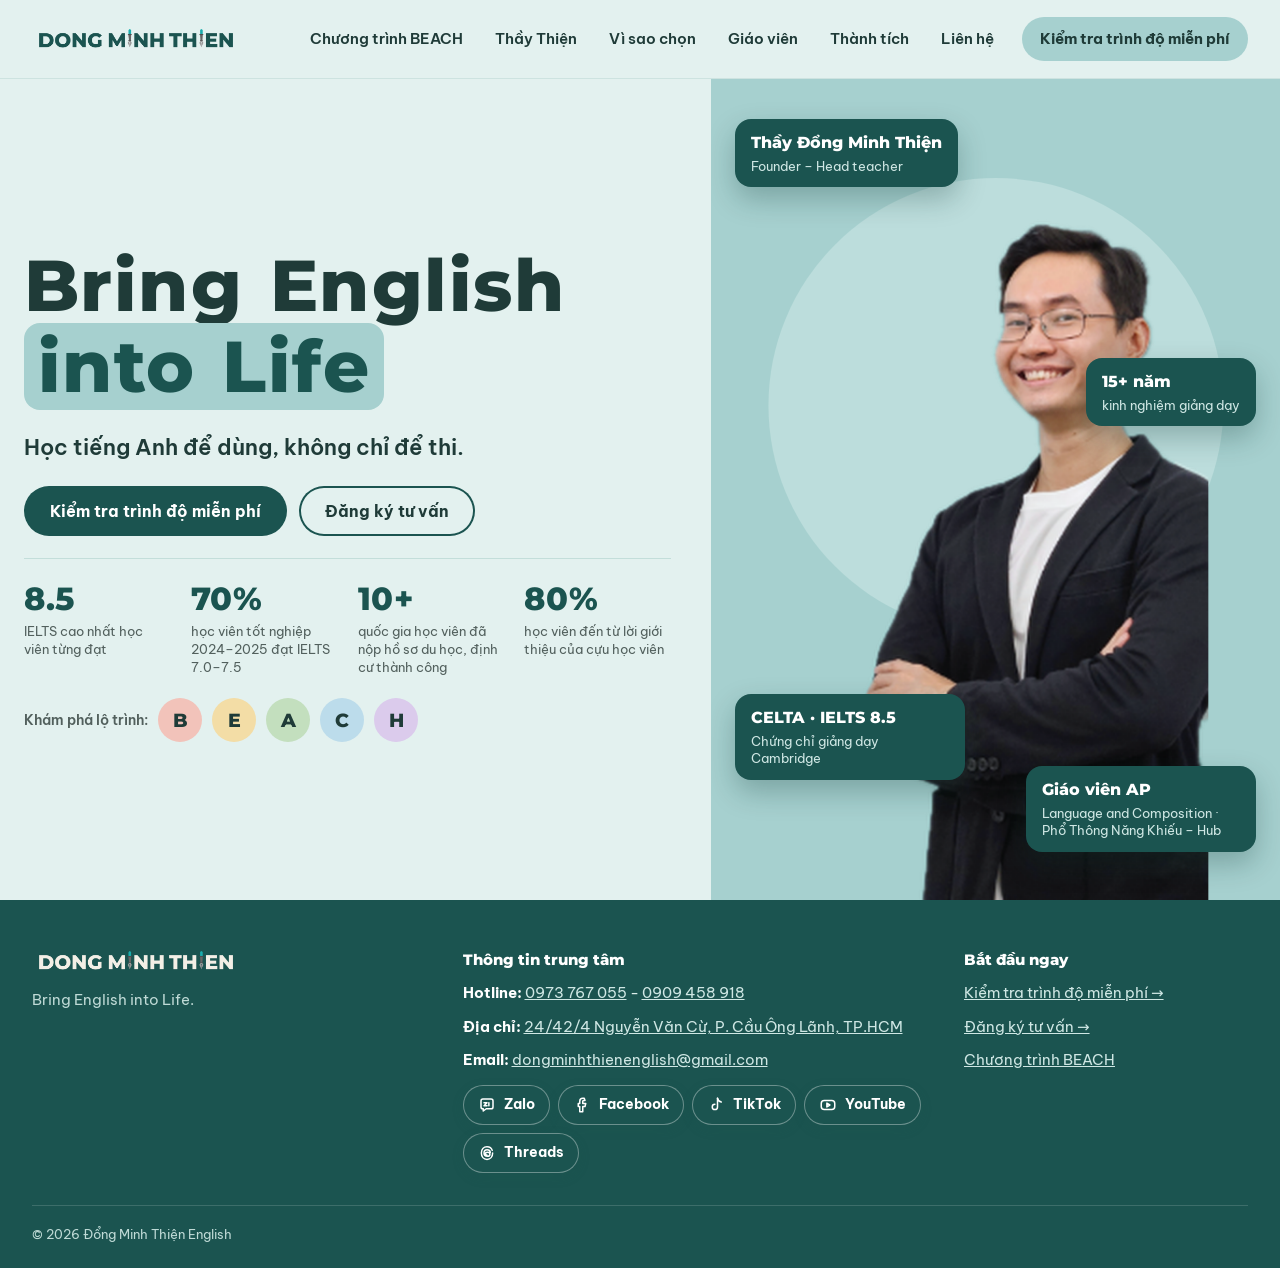
<file: index.html>
<!doctype html>
<html lang="vi">
<head>
<meta charset="utf-8">
<meta name="viewport" content="width=device-width, initial-scale=1">
<title>Đổng Minh Thiện English – Chương trình học BEACH</title>
<meta name="description" content="Học tiếng Anh để dùng, không chỉ để thi. Học cùng thầy Đổng Minh Thiện (CELTA, IELTS 8.5) với lộ trình cá nhân hóa.">
<meta property="og:title" content="Đổng Minh Thiện English – Chương trình học BEACH">
<meta property="og:description" content="Học tiếng Anh để dùng, không chỉ để thi. Học cùng thầy Đổng Minh Thiện (CELTA, IELTS 8.5) với lộ trình cá nhân hóa.">
<meta property="og:image" content="assets/img/thay-thien.png">
<link rel="icon" href="assets/img/favicon.png">
<link rel="stylesheet" href="assets/css/fonts.css?v=202611261350">
<link rel="stylesheet" href="assets/css/style.css?v=202611261350">
</head>
<body>
<div id="site-header"></div>
<main>
<section class="screen">
<div class="hero">
<div class="hero-text">
<h1>Bring English<br><mark>into Life</mark></h1>
<p class="hero-sub">Học tiếng Anh để dùng, không chỉ để thi.</p>
<div class="btn-row"><a class="btn btn-dark" data-form="test" href="test-trinh-do.html">Kiểm tra trình độ miễn phí</a><a class="btn btn-outline" data-form="tuvan" href="tu-van.html">Đăng ký tư vấn</a></div>
<div class="stats" data-stats></div>
<div class="beach-chips">Khám phá lộ trình:
<a class="b-B" href="beach.html#b" aria-label="Chương trình Beginning">B</a><a class="b-E" href="beach.html#e" aria-label="Chương trình Enhancing">E</a><a class="b-A" href="beach.html#a" aria-label="Chương trình Advancing">A</a><a class="b-C" href="beach.html#c" aria-label="Chương trình Challenging">C</a><a class="b-H" href="beach.html#h" aria-label="Chương trình Healing">H</a></div>
</div>
<div class="photo-panel" aria-label="Thầy Đổng Minh Thiện">
<div class="circle" aria-hidden="true"></div>
<img class="person" src="assets/img/thay-thien.png" alt="Thầy Đổng Minh Thiện">
<div class="badge tl"><strong>Thầy Đổng Minh Thiện</strong><span>Founder – Head teacher</span></div>
<div class="badge bl"><strong>CELTA · IELTS 8.5</strong><span>Chứng chỉ giảng dạy Cambridge</span></div>
<div class="badge tr"><strong>15+ năm</strong><span>kinh nghiệm giảng dạy</span></div>
<div class="badge br"><strong>Giáo viên AP</strong><span>Language and Composition · Phổ Thông Năng Khiếu – Hub</span></div>
</div>
</div>
</section>
</main>
<div id="site-footer"></div>
<script src="assets/js/data.js?v=202611261350"></script>
<script src="assets/js/site.js?v=202611261350"></script>
</body>
</html>
</file>
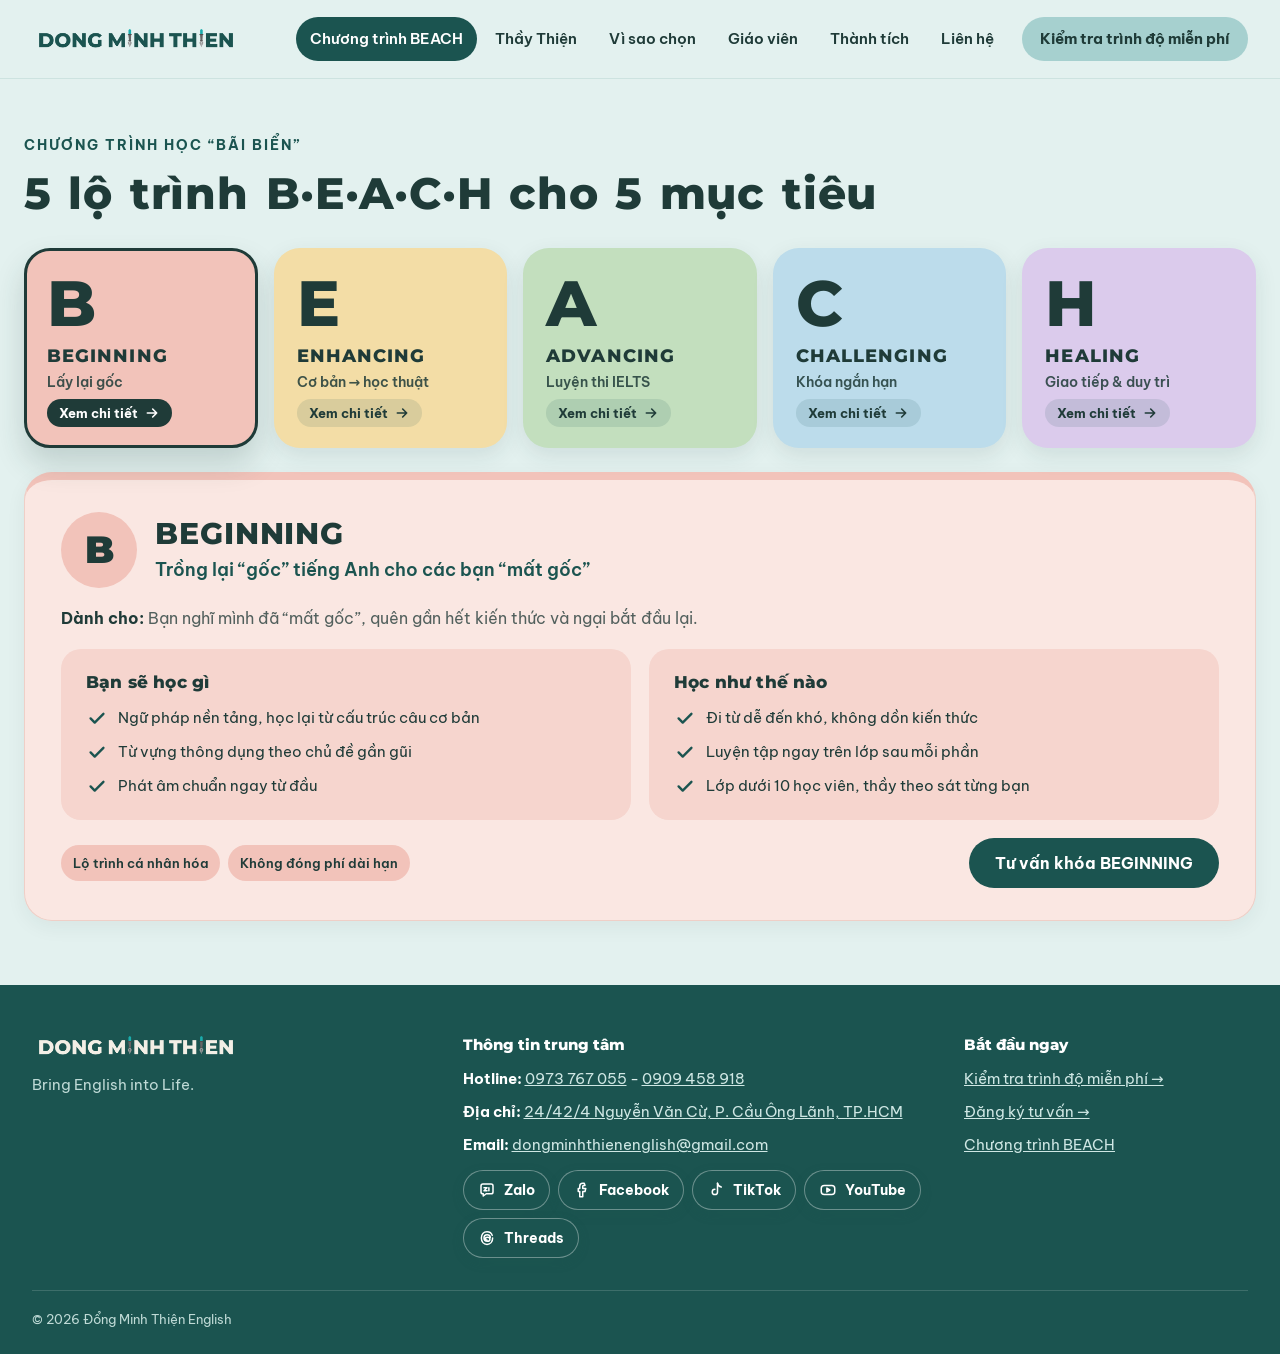
<file: beach.html>
<!doctype html>
<html lang="vi">
<head>
<meta charset="utf-8">
<meta name="viewport" content="width=device-width, initial-scale=1">
<title>Chương trình BEACH – Đổng Minh Thiện English</title>
<meta name="description" content="5 lộ trình Beginning, Enhancing, Advancing, Challenging, Healing cho 5 mục tiêu học tiếng Anh khác nhau.">
<meta property="og:title" content="Chương trình BEACH – Đổng Minh Thiện English">
<meta property="og:description" content="5 lộ trình Beginning, Enhancing, Advancing, Challenging, Healing cho 5 mục tiêu học tiếng Anh khác nhau.">
<meta property="og:image" content="assets/img/thay-thien.png">
<link rel="icon" href="assets/img/favicon.png">
<link rel="stylesheet" href="assets/css/fonts.css?v=202611261350">
<link rel="stylesheet" href="assets/css/style.css?v=202611261350">
</head>
<body>
<div id="site-header"></div>
<main>
<section class="screen bg-light"><div class="container section" style="width:min(1280px,100% - 48px)">
<div class="section-head"><div><p class="eyebrow">Chương trình học “Bãi Biển”</p><h1 class="page-title">5 lộ trình B·E·A·C·H cho 5 mục tiêu</h1></div></div>
<div class="beach-app" id="beach-app"></div>
</div></section>
</main>
<div id="site-footer"></div>
<script src="assets/js/data.js?v=202611261350"></script>
<script src="assets/js/site.js?v=202611261350"></script>
</body>
</html>
</file>
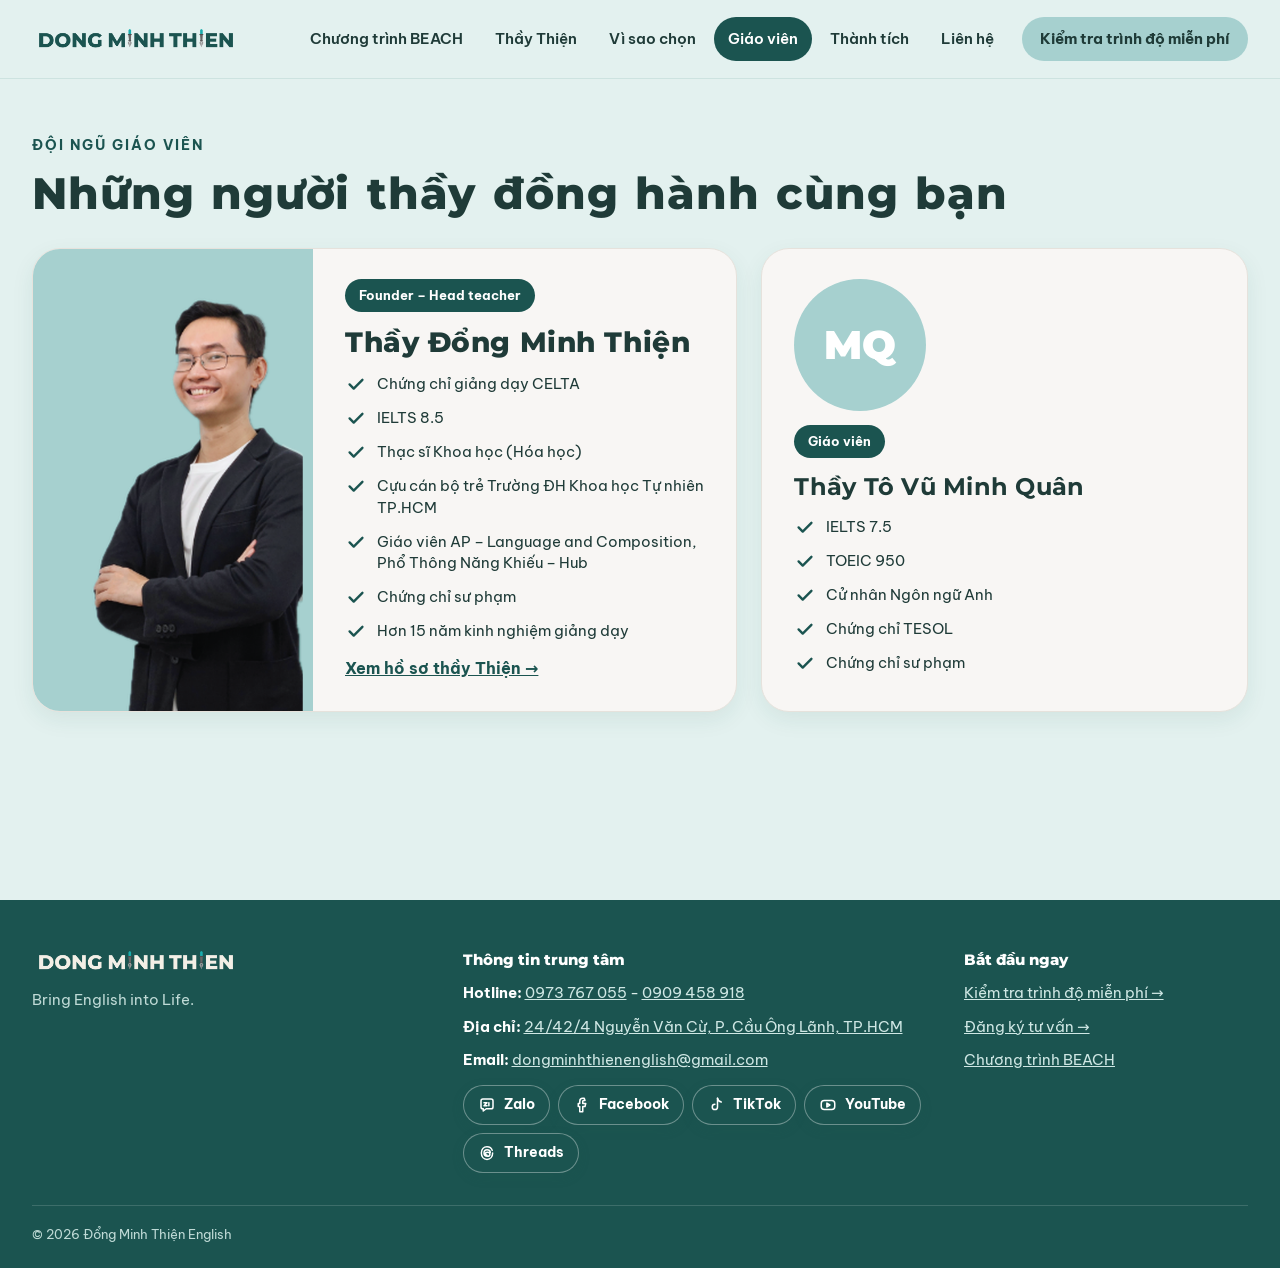
<file: giang-vien.html>
<!doctype html>
<html lang="vi">
<head>
<meta charset="utf-8">
<meta name="viewport" content="width=device-width, initial-scale=1">
<title>Đội ngũ giáo viên – Đổng Minh Thiện English</title>
<meta name="description" content="Thầy Đổng Minh Thiện (Founder, CELTA, IELTS 8.5) và thầy Tô Vũ Minh Quân (IELTS 7.5, TOEIC 950, TESOL).">
<meta property="og:title" content="Đội ngũ giáo viên – Đổng Minh Thiện English">
<meta property="og:description" content="Thầy Đổng Minh Thiện (Founder, CELTA, IELTS 8.5) và thầy Tô Vũ Minh Quân (IELTS 7.5, TOEIC 950, TESOL).">
<meta property="og:image" content="assets/img/thay-thien.png">
<link rel="icon" href="assets/img/favicon.png">
<link rel="stylesheet" href="assets/css/fonts.css?v=202611261350">
<link rel="stylesheet" href="assets/css/style.css?v=202611261350">
</head>
<body>
<div id="site-header"></div>
<main>
<section class="screen bg-light"><div class="container section">
<div class="section-head"><div><p class="eyebrow">Đội ngũ giáo viên</p><h1 class="page-title">Những người thầy đồng hành cùng bạn</h1></div></div>
<div class="teachers">
<article class="teacher">
<div class="teacher-photo"><img src="assets/img/thay-thien.png" alt="Thầy Đổng Minh Thiện"></div>
<div class="teacher-body"><span class="role main">Founder – Head teacher</span><h2>Thầy Đổng Minh Thiện</h2><ul class="checks"><li><svg class="ico" aria-hidden="true" viewBox="0 0 24 24"><path d="M5 12.5l4.5 4.5L19 7.5"/></svg><span>Chứng chỉ giảng dạy CELTA</span></li><li><svg class="ico" aria-hidden="true" viewBox="0 0 24 24"><path d="M5 12.5l4.5 4.5L19 7.5"/></svg><span>IELTS 8.5</span></li><li><svg class="ico" aria-hidden="true" viewBox="0 0 24 24"><path d="M5 12.5l4.5 4.5L19 7.5"/></svg><span>Thạc sĩ Khoa học (Hóa học)</span></li><li><svg class="ico" aria-hidden="true" viewBox="0 0 24 24"><path d="M5 12.5l4.5 4.5L19 7.5"/></svg><span>Cựu cán bộ trẻ Trường ĐH Khoa học Tự nhiên TP.HCM</span></li><li><svg class="ico" aria-hidden="true" viewBox="0 0 24 24"><path d="M5 12.5l4.5 4.5L19 7.5"/></svg><span>Giáo viên AP – Language and Composition, Phổ Thông Năng Khiếu – Hub</span></li><li><svg class="ico" aria-hidden="true" viewBox="0 0 24 24"><path d="M5 12.5l4.5 4.5L19 7.5"/></svg><span>Chứng chỉ sư phạm</span></li><li><svg class="ico" aria-hidden="true" viewBox="0 0 24 24"><path d="M5 12.5l4.5 4.5L19 7.5"/></svg><span>Hơn 15 năm kinh nghiệm giảng dạy</span></li></ul><a href="thay-thien.html" style="font-weight:700;margin-top:auto">Xem hồ sơ thầy Thiện →</a></div>
</article>
<article class="teacher simple">
<div class="avatar-lg" role="img" aria-label="Ảnh thầy Tô Vũ Minh Quân sẽ được cập nhật">MQ</div>
<span class="role sub">Giáo viên</span><h2>Thầy Tô Vũ Minh Quân</h2><ul class="checks"><li><svg class="ico" aria-hidden="true" viewBox="0 0 24 24"><path d="M5 12.5l4.5 4.5L19 7.5"/></svg><span>IELTS 7.5</span></li><li><svg class="ico" aria-hidden="true" viewBox="0 0 24 24"><path d="M5 12.5l4.5 4.5L19 7.5"/></svg><span>TOEIC 950</span></li><li><svg class="ico" aria-hidden="true" viewBox="0 0 24 24"><path d="M5 12.5l4.5 4.5L19 7.5"/></svg><span>Cử nhân Ngôn ngữ Anh</span></li><li><svg class="ico" aria-hidden="true" viewBox="0 0 24 24"><path d="M5 12.5l4.5 4.5L19 7.5"/></svg><span>Chứng chỉ TESOL</span></li><li><svg class="ico" aria-hidden="true" viewBox="0 0 24 24"><path d="M5 12.5l4.5 4.5L19 7.5"/></svg><span>Chứng chỉ sư phạm</span></li></ul>
</article>
</div>
</div></section>
</main>
<div id="site-footer"></div>
<script src="assets/js/data.js?v=202611261350"></script>
<script src="assets/js/site.js?v=202611261350"></script>
</body>
</html>
</file>
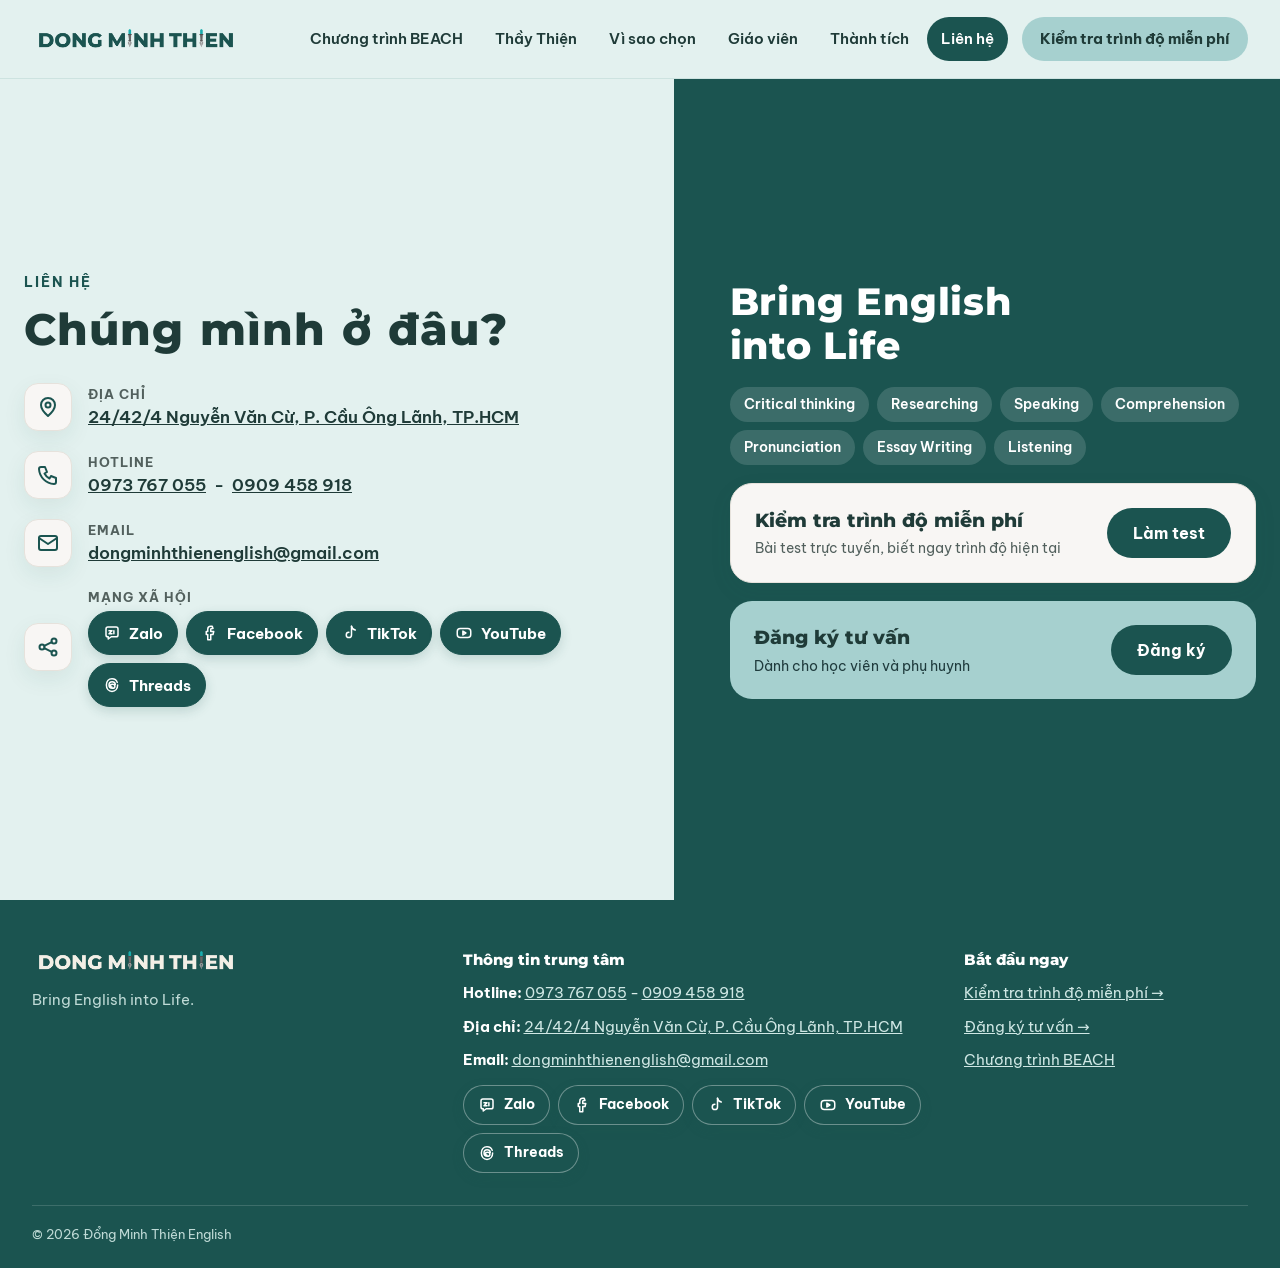
<file: lien-he.html>
<!doctype html>
<html lang="vi">
<head>
<meta charset="utf-8">
<meta name="viewport" content="width=device-width, initial-scale=1">
<title>Liên hệ – Đổng Minh Thiện English</title>
<meta name="description" content="24/42/4 Nguyễn Văn Cừ, P. Cầu Ông Lãnh, TP.HCM. Hotline 0973 767 055 - 0909 458 918.">
<meta property="og:title" content="Liên hệ – Đổng Minh Thiện English">
<meta property="og:description" content="24/42/4 Nguyễn Văn Cừ, P. Cầu Ông Lãnh, TP.HCM. Hotline 0973 767 055 - 0909 458 918.">
<meta property="og:image" content="assets/img/thay-thien.png">
<link rel="icon" href="assets/img/favicon.png">
<link rel="stylesheet" href="assets/css/fonts.css?v=202611261350">
<link rel="stylesheet" href="assets/css/style.css?v=202611261350">
</head>
<body>
<div id="site-header"></div>
<main>
<section class="screen">
<div class="contact">
<div class="contact-info">
<div><p class="eyebrow">Liên hệ</p><h1 class="page-title">Chúng mình ở đâu?</h1></div>
<address><ul class="contact-list">
<li><span class="contact-ico"><svg viewBox="0 0 24 24" aria-hidden="true"><path d="M12 21s7-6.2 7-11a7 7 0 0 0-14 0c0 4.8 7 11 7 11z"/><circle cx="12" cy="10" r="2.5"/></svg></span><div><div class="contact-label">Địa chỉ</div><div class="contact-value" data-contact="address"></div></div></li>
<li><span class="contact-ico"><svg viewBox="0 0 24 24" aria-hidden="true"><path d="M5 4h4l2 5-2.5 1.5a11 11 0 0 0 5 5L15 13l5 2v4a2 2 0 0 1-2 2A16 16 0 0 1 3 6a2 2 0 0 1 2-2z"/></svg></span><div><div class="contact-label">Hotline</div><div class="contact-value" data-contact="hotline"></div></div></li>
<li><span class="contact-ico"><svg viewBox="0 0 24 24" aria-hidden="true"><rect x="3" y="5" width="18" height="14" rx="2"/><path d="M3 7l9 6 9-6"/></svg></span><div><div class="contact-label">Email</div><div class="contact-value" data-contact="email"></div></div></li>
<li><span class="contact-ico"><svg viewBox="0 0 24 24" aria-hidden="true"><circle cx="6" cy="12" r="2.5"/><circle cx="18" cy="6" r="2.5"/><circle cx="18" cy="18" r="2.5"/><path d="M8.2 10.8l7.6-3.6M8.2 13.2l7.6 3.6"/></svg></span><div><div class="contact-label">Mạng xã hội</div><div class="contact-value" data-contact="socials"></div></div></li>
</ul></address>
</div>
<div class="contact-cta">
<p class="slogan">Bring English<br>into Life</p>
<div class="skills"><span>Critical thinking</span><span>Researching</span><span>Speaking</span><span>Comprehension</span><span>Pronunciation</span><span>Essay Writing</span><span>Listening</span></div>
<div class="cta-card white"><div><strong>Kiểm tra trình độ miễn phí</strong><span>Bài test trực tuyến, biết ngay trình độ hiện tại</span></div><a class="btn btn-dark" data-form="test" href="test-trinh-do.html">Làm test</a></div>
<div class="cta-card mint"><div><strong>Đăng ký tư vấn</strong><span style="color:#1F3B3D">Dành cho học viên và phụ huynh</span></div><a class="btn btn-dark" data-form="tuvan" href="tu-van.html">Đăng ký</a></div>
</div>
</div>
</section>
</main>
<div id="site-footer"></div>
<script src="assets/js/data.js?v=202611261350"></script>
<script src="assets/js/site.js?v=202611261350"></script>
</body>
</html>
</file>
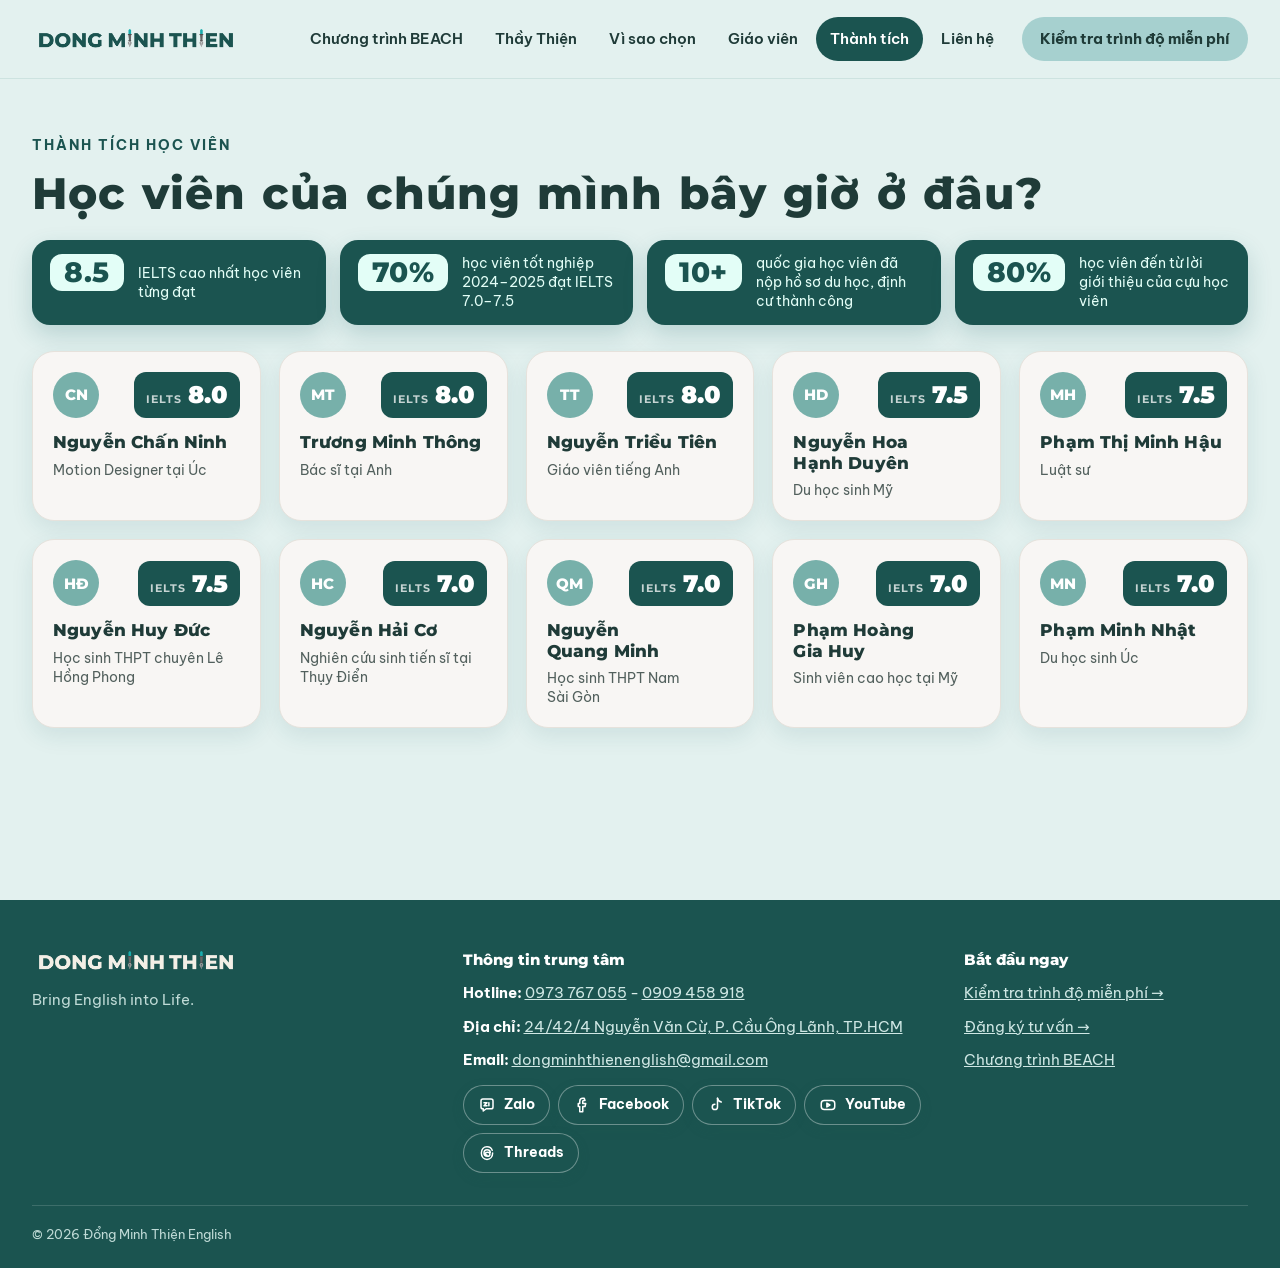
<file: thanh-tich.html>
<!doctype html>
<html lang="vi">
<head>
<meta charset="utf-8">
<meta name="viewport" content="width=device-width, initial-scale=1">
<title>Thành tích học viên – Đổng Minh Thiện English</title>
<meta name="description" content="Học viên Đổng Minh Thiện English đạt IELTS 7.0–8.0, đang học tập và làm việc tại Thụy Điển, Úc, Anh, Mỹ.">
<meta property="og:title" content="Thành tích học viên – Đổng Minh Thiện English">
<meta property="og:description" content="Học viên Đổng Minh Thiện English đạt IELTS 7.0–8.0, đang học tập và làm việc tại Thụy Điển, Úc, Anh, Mỹ.">
<meta property="og:image" content="assets/img/thay-thien.png">
<link rel="icon" href="assets/img/favicon.png">
<link rel="stylesheet" href="assets/css/fonts.css?v=202611261350">
<link rel="stylesheet" href="assets/css/style.css?v=202611261350">
</head>
<body>
<div id="site-header"></div>
<main>
<section class="screen bg-light"><div class="container section">
<div class="section-head"><div><p class="eyebrow">Thành tích học viên</p><h1 class="page-title">Học viên của chúng mình bây giờ ở đâu?</h1></div></div>
<div class="highlights" data-stats></div>
<ul class="students" id="students"></ul>
</div></section>
</main>
<div id="site-footer"></div>
<script src="assets/js/data.js?v=202611261350"></script>
<script src="assets/js/site.js?v=202611261350"></script>
</body>
</html>
</file>
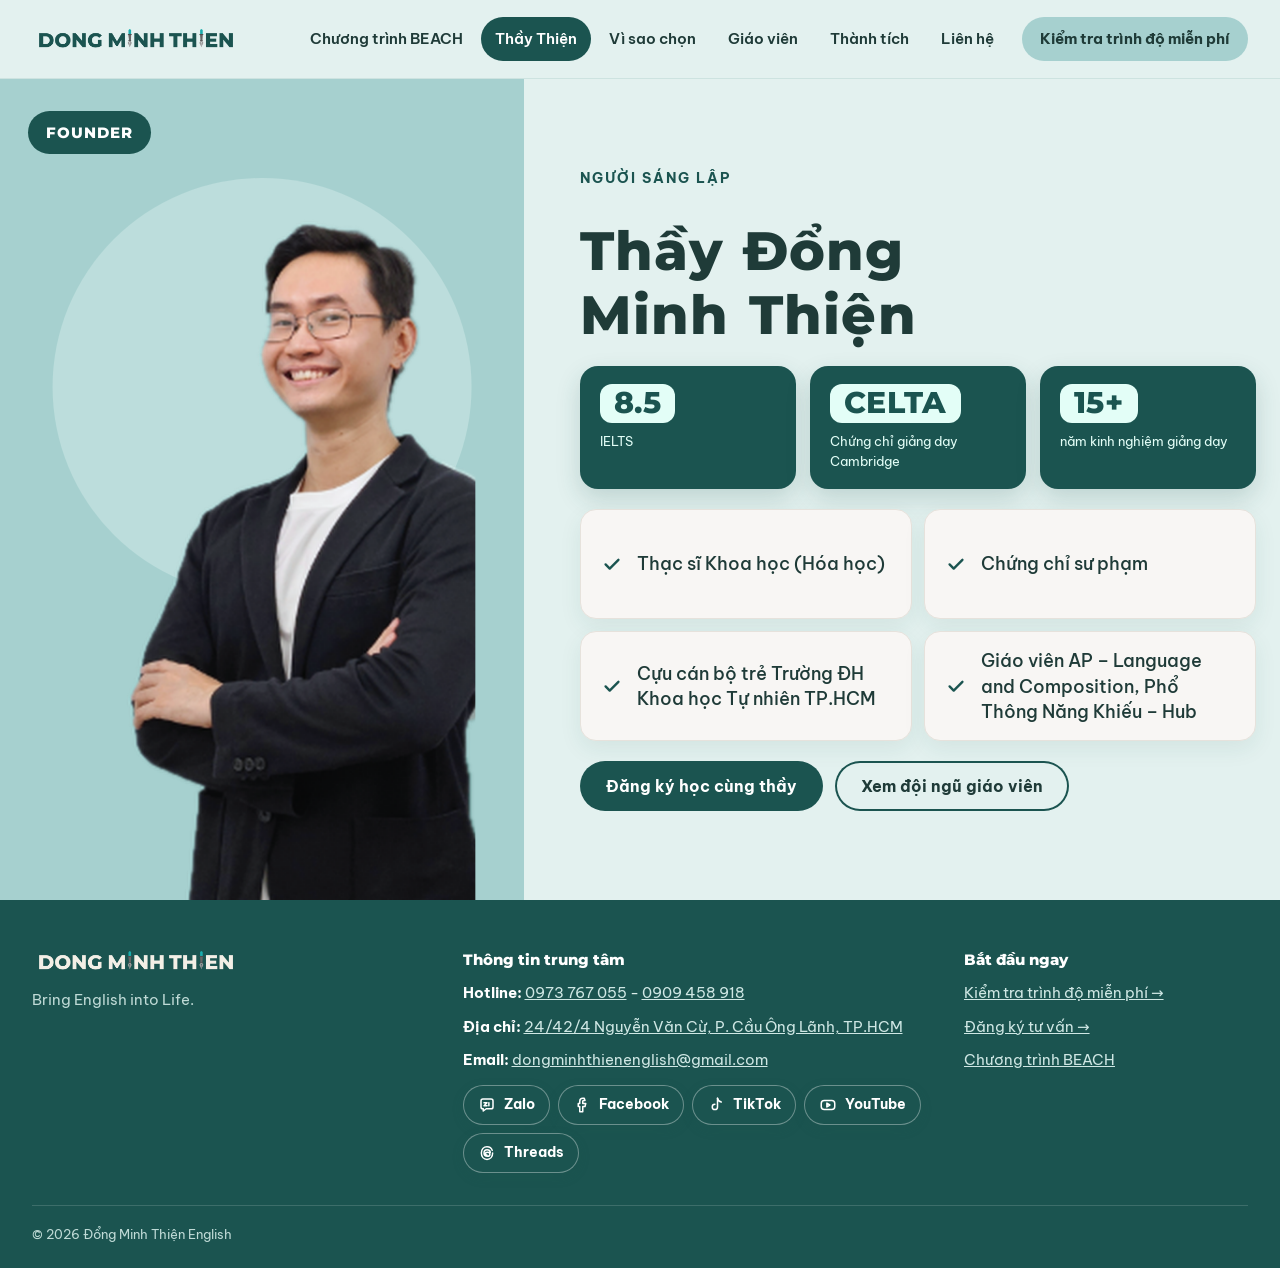
<file: thay-thien.html>
<!doctype html>
<html lang="vi">
<head>
<meta charset="utf-8">
<meta name="viewport" content="width=device-width, initial-scale=1">
<title>Thầy Đổng Minh Thiện – Đổng Minh Thiện English</title>
<meta name="description" content="Thầy Đổng Minh Thiện: Founder, CELTA, IELTS 8.5, Thạc sĩ Khoa học, giáo viên AP – Language and Composition tại Phổ Thông Năng Khiếu – Hub, hơn 15 năm kinh nghiệm.">
<meta property="og:title" content="Thầy Đổng Minh Thiện – Đổng Minh Thiện English">
<meta property="og:description" content="Thầy Đổng Minh Thiện: Founder, CELTA, IELTS 8.5, Thạc sĩ Khoa học, giáo viên AP – Language and Composition tại Phổ Thông Năng Khiếu – Hub, hơn 15 năm kinh nghiệm.">
<meta property="og:image" content="assets/img/thay-thien.png">
<link rel="icon" href="assets/img/favicon.png">
<link rel="stylesheet" href="assets/css/fonts.css?v=202611261350">
<link rel="stylesheet" href="assets/css/style.css?v=202611261350">
</head>
<body>
<div id="site-header"></div>
<main>
<section class="screen">
<div class="split">
<div class="photo-panel" aria-label="Ảnh thầy Đổng Minh Thiện">
<div class="circle" aria-hidden="true"></div>
<img class="person" src="assets/img/thay-thien.png" alt="Thầy Đổng Minh Thiện">
<span class="tag-dark">FOUNDER</span>
</div>
<div class="split-text">
<p class="eyebrow">Người sáng lập</p>
<h1>Thầy Đổng Minh Thiện</h1>
<div class="tiles"><div class="tile"><b>8.5</b><span>IELTS</span></div><div class="tile"><b>CELTA</b><span>Chứng chỉ giảng dạy Cambridge</span></div><div class="tile"><b>15+</b><span>năm kinh nghiệm giảng dạy</span></div></div>
<ul class="cred-grid">
<li><svg class="ico" aria-hidden="true" viewBox="0 0 24 24"><path d="M5 12.5l4.5 4.5L19 7.5"/></svg><span>Thạc sĩ Khoa học (Hóa học)</span></li>
<li><svg class="ico" aria-hidden="true" viewBox="0 0 24 24"><path d="M5 12.5l4.5 4.5L19 7.5"/></svg><span>Chứng chỉ sư phạm</span></li>
<li><svg class="ico" aria-hidden="true" viewBox="0 0 24 24"><path d="M5 12.5l4.5 4.5L19 7.5"/></svg><span>Cựu cán bộ trẻ Trường ĐH Khoa học Tự nhiên TP.HCM</span></li>
<li><svg class="ico" aria-hidden="true" viewBox="0 0 24 24"><path d="M5 12.5l4.5 4.5L19 7.5"/></svg><span>Giáo viên AP – Language and Composition, Phổ Thông Năng Khiếu – Hub</span></li>
</ul>
<div class="btn-row"><a class="btn btn-dark" data-form="tuvan" href="tu-van.html">Đăng ký học cùng thầy</a><a class="btn btn-outline" href="giang-vien.html">Xem đội ngũ giáo viên</a></div>
</div>
</div>
</section>
</main>
<div id="site-footer"></div>
<script src="assets/js/data.js?v=202611261350"></script>
<script src="assets/js/site.js?v=202611261350"></script>
</body>
</html>
</file>
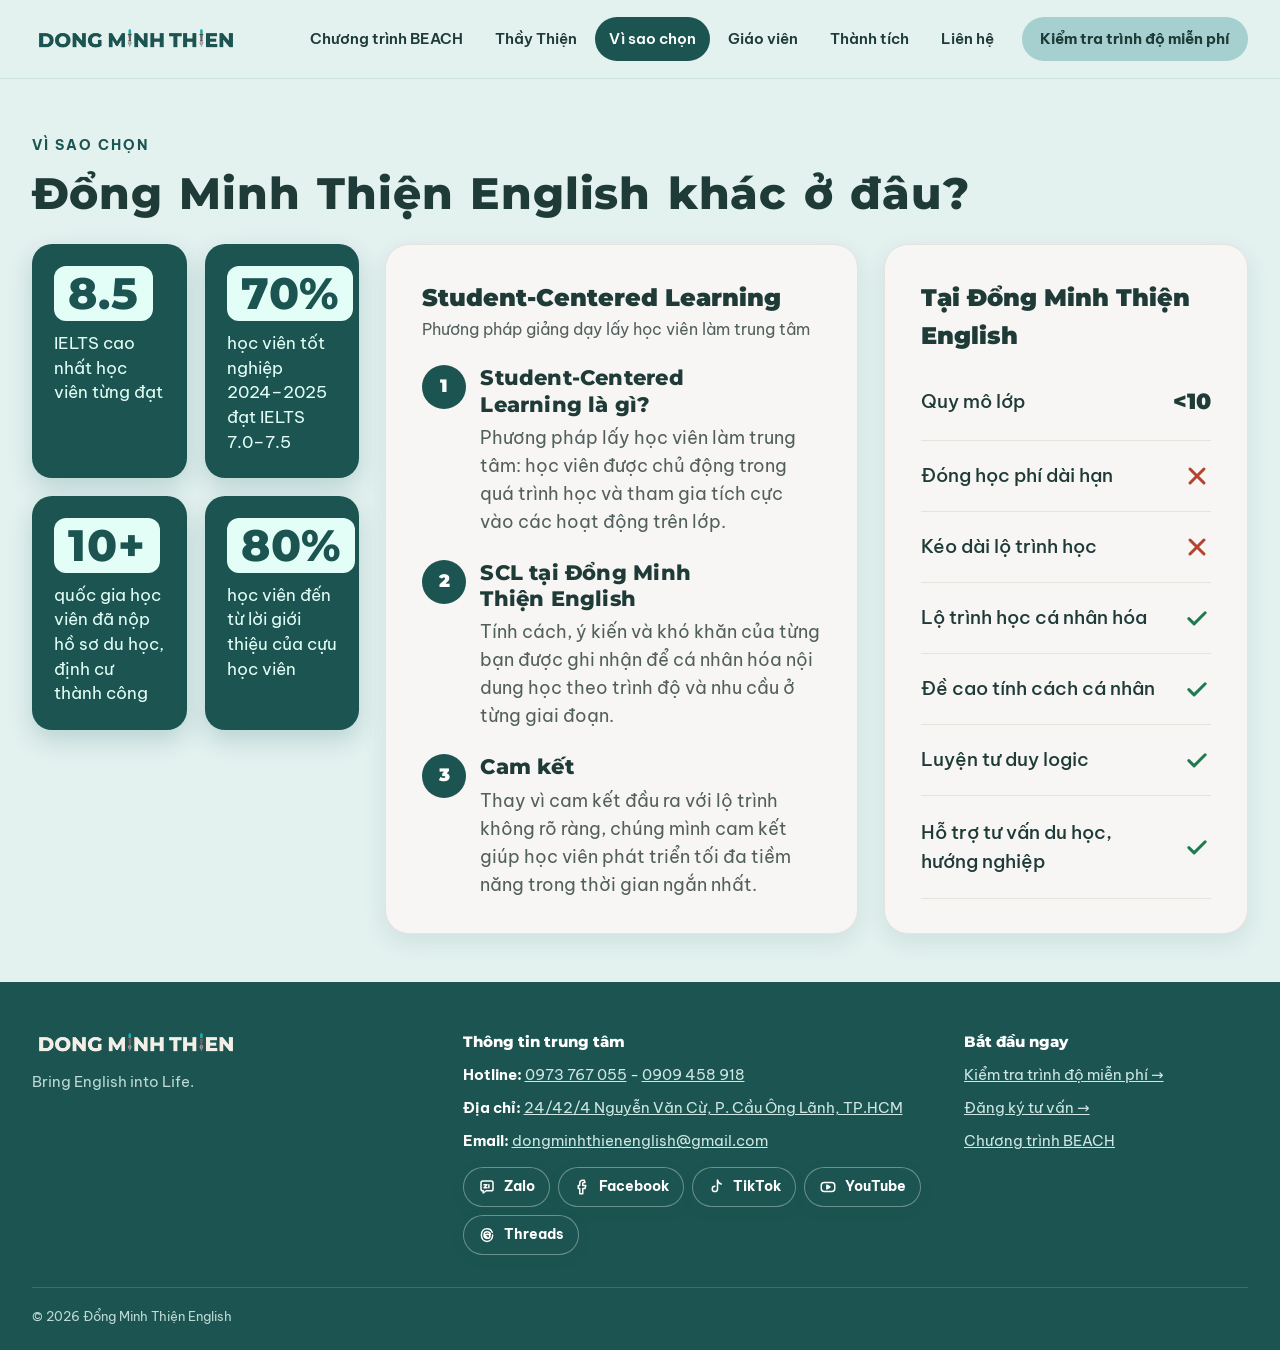
<file: vi-sao-chon.html>
<!doctype html>
<html lang="vi">
<head>
<meta charset="utf-8">
<meta name="viewport" content="width=device-width, initial-scale=1">
<title>Vì sao chọn Đổng Minh Thiện English</title>
<meta name="description" content="Phương pháp Student-Centered Learning, lớp dưới 10 học viên, lộ trình cá nhân hóa, không đóng học phí dài hạn.">
<meta property="og:title" content="Vì sao chọn Đổng Minh Thiện English">
<meta property="og:description" content="Phương pháp Student-Centered Learning, lớp dưới 10 học viên, lộ trình cá nhân hóa, không đóng học phí dài hạn.">
<meta property="og:image" content="assets/img/thay-thien.png">
<link rel="icon" href="assets/img/favicon.png">
<link rel="stylesheet" href="assets/css/fonts.css?v=202611261350">
<link rel="stylesheet" href="assets/css/style.css?v=202611261350">
</head>
<body>
<div id="site-header"></div>
<main>
<section class="screen bg-light"><div class="container wide section why-page">
<div class="section-head"><div><p class="eyebrow">Vì sao chọn</p><h1 class="page-title">Đổng Minh Thiện English khác ở đâu?</h1></div></div>
<div class="why-grid">
<div class="stat-cards" data-stats></div>
<div class="card"><p class="card-title">Student-Centered Learning</p><p class="muted" style="font-size:14px">Phương pháp giảng dạy lấy học viên làm trung tâm</p>
<ol class="scl">
<li><span class="num">1</span><div><h3>Student-Centered Learning là gì?</h3><p>Phương pháp lấy học viên làm trung tâm: học viên được chủ động trong quá trình học và tham gia tích cực vào các hoạt động trên lớp.</p></div></li>
<li><span class="num">2</span><div><h3>SCL tại Đổng Minh Thiện English</h3><p>Tính cách, ý kiến và khó khăn của từng bạn được ghi nhận để cá nhân hóa nội dung học theo trình độ và nhu cầu ở từng giai đoạn.</p></div></li>
<li><span class="num">3</span><div><h3>Cam kết</h3><p>Thay vì cam kết đầu ra với lộ trình không rõ ràng, chúng mình cam kết giúp học viên phát triển tối đa tiềm năng trong thời gian ngắn nhất.</p></div></li>
</ol></div>
<div class="card"><table class="compare"><caption>Tại Đổng Minh Thiện English</caption><tbody><tr><th scope="row">Quy mô lớp</th><td><span class="val">&lt;10</span></td></tr><tr><th scope="row">Đóng học phí dài hạn</th><td class="no"><svg viewBox="0 0 24 24" aria-hidden="true"><path d="M6 6l12 12M18 6L6 18"/></svg><span class="sr">Không</span></td></tr><tr><th scope="row">Kéo dài lộ trình học</th><td class="no"><svg viewBox="0 0 24 24" aria-hidden="true"><path d="M6 6l12 12M18 6L6 18"/></svg><span class="sr">Không</span></td></tr><tr><th scope="row">Lộ trình học cá nhân hóa</th><td class="yes"><svg viewBox="0 0 24 24" aria-hidden="true"><path d="M5 12.5l4.5 4.5L19 7.5"/></svg><span class="sr">Có</span></td></tr><tr><th scope="row">Đề cao tính cách cá nhân</th><td class="yes"><svg viewBox="0 0 24 24" aria-hidden="true"><path d="M5 12.5l4.5 4.5L19 7.5"/></svg><span class="sr">Có</span></td></tr><tr><th scope="row">Luyện tư duy logic</th><td class="yes"><svg viewBox="0 0 24 24" aria-hidden="true"><path d="M5 12.5l4.5 4.5L19 7.5"/></svg><span class="sr">Có</span></td></tr><tr><th scope="row">Hỗ trợ tư vấn du học, hướng nghiệp</th><td class="yes"><svg viewBox="0 0 24 24" aria-hidden="true"><path d="M5 12.5l4.5 4.5L19 7.5"/></svg><span class="sr">Có</span></td></tr></tbody></table></div>
</div>
</div></section>
</main>
<div id="site-footer"></div>
<script src="assets/js/data.js?v=202611261350"></script>
<script src="assets/js/site.js?v=202611261350"></script>
</body>
</html>
</file>
<file: assets/css/fonts.css>
/* Phông chữ lưu ngay trong web (Montserrat + Be Vietnam Pro, có đủ bộ tiếng Việt) */
/* montserrat-vietnamese-700-normal */
@font-face {
  font-family: 'Montserrat';
  font-style: normal;
  font-display: swap;
  font-weight: 700;
  src: url(../fonts/montserrat-vietnamese-700-normal.woff2) format('woff2');
  unicode-range: U+0102-0103,U+0110-0111,U+0128-0129,U+0168-0169,U+01A0-01A1,U+01AF-01B0,U+0300-0301,U+0303-0304,U+0308-0309,U+0323,U+0329,U+1EA0-1EF9,U+20AB;
}
/* montserrat-latin-ext-700-normal */
@font-face {
  font-family: 'Montserrat';
  font-style: normal;
  font-display: swap;
  font-weight: 700;
  src: url(../fonts/montserrat-latin-ext-700-normal.woff2) format('woff2');
  unicode-range: U+0100-02BA,U+02BD-02C5,U+02C7-02CC,U+02CE-02D7,U+02DD-02FF,U+0304,U+0308,U+0329,U+1D00-1DBF,U+1E00-1E9F,U+1EF2-1EFF,U+2020,U+20A0-20AB,U+20AD-20C0,U+2113,U+2C60-2C7F,U+A720-A7FF;
}
/* montserrat-latin-700-normal */
@font-face {
  font-family: 'Montserrat';
  font-style: normal;
  font-display: swap;
  font-weight: 700;
  src: url(../fonts/montserrat-latin-700-normal.woff2) format('woff2');
  unicode-range: U+0000-00FF,U+0131,U+0152-0153,U+02BB-02BC,U+02C6,U+02DA,U+02DC,U+0304,U+0308,U+0329,U+2000-206F,U+20AC,U+2122,U+2191,U+2193,U+2212,U+2215,U+FEFF,U+FFFD;
}
/* montserrat-vietnamese-800-normal */
@font-face {
  font-family: 'Montserrat';
  font-style: normal;
  font-display: swap;
  font-weight: 800;
  src: url(../fonts/montserrat-vietnamese-800-normal.woff2) format('woff2');
  unicode-range: U+0102-0103,U+0110-0111,U+0128-0129,U+0168-0169,U+01A0-01A1,U+01AF-01B0,U+0300-0301,U+0303-0304,U+0308-0309,U+0323,U+0329,U+1EA0-1EF9,U+20AB;
}
/* montserrat-latin-ext-800-normal */
@font-face {
  font-family: 'Montserrat';
  font-style: normal;
  font-display: swap;
  font-weight: 800;
  src: url(../fonts/montserrat-latin-ext-800-normal.woff2) format('woff2');
  unicode-range: U+0100-02BA,U+02BD-02C5,U+02C7-02CC,U+02CE-02D7,U+02DD-02FF,U+0304,U+0308,U+0329,U+1D00-1DBF,U+1E00-1E9F,U+1EF2-1EFF,U+2020,U+20A0-20AB,U+20AD-20C0,U+2113,U+2C60-2C7F,U+A720-A7FF;
}
/* montserrat-latin-800-normal */
@font-face {
  font-family: 'Montserrat';
  font-style: normal;
  font-display: swap;
  font-weight: 800;
  src: url(../fonts/montserrat-latin-800-normal.woff2) format('woff2');
  unicode-range: U+0000-00FF,U+0131,U+0152-0153,U+02BB-02BC,U+02C6,U+02DA,U+02DC,U+0304,U+0308,U+0329,U+2000-206F,U+20AC,U+2122,U+2191,U+2193,U+2212,U+2215,U+FEFF,U+FFFD;
}
/* montserrat-vietnamese-900-normal */
@font-face {
  font-family: 'Montserrat';
  font-style: normal;
  font-display: swap;
  font-weight: 900;
  src: url(../fonts/montserrat-vietnamese-900-normal.woff2) format('woff2');
  unicode-range: U+0102-0103,U+0110-0111,U+0128-0129,U+0168-0169,U+01A0-01A1,U+01AF-01B0,U+0300-0301,U+0303-0304,U+0308-0309,U+0323,U+0329,U+1EA0-1EF9,U+20AB;
}
/* montserrat-latin-ext-900-normal */
@font-face {
  font-family: 'Montserrat';
  font-style: normal;
  font-display: swap;
  font-weight: 900;
  src: url(../fonts/montserrat-latin-ext-900-normal.woff2) format('woff2');
  unicode-range: U+0100-02BA,U+02BD-02C5,U+02C7-02CC,U+02CE-02D7,U+02DD-02FF,U+0304,U+0308,U+0329,U+1D00-1DBF,U+1E00-1E9F,U+1EF2-1EFF,U+2020,U+20A0-20AB,U+20AD-20C0,U+2113,U+2C60-2C7F,U+A720-A7FF;
}
/* montserrat-latin-900-normal */
@font-face {
  font-family: 'Montserrat';
  font-style: normal;
  font-display: swap;
  font-weight: 900;
  src: url(../fonts/montserrat-latin-900-normal.woff2) format('woff2');
  unicode-range: U+0000-00FF,U+0131,U+0152-0153,U+02BB-02BC,U+02C6,U+02DA,U+02DC,U+0304,U+0308,U+0329,U+2000-206F,U+20AC,U+2122,U+2191,U+2193,U+2212,U+2215,U+FEFF,U+FFFD;
}
/* be-vietnam-pro-vietnamese-400-normal */
@font-face {
  font-family: 'Be Vietnam Pro';
  font-style: normal;
  font-display: swap;
  font-weight: 400;
  src: url(../fonts/be-vietnam-pro-vietnamese-400-normal.woff2) format('woff2');
  unicode-range: U+0102-0103,U+0110-0111,U+0128-0129,U+0168-0169,U+01A0-01A1,U+01AF-01B0,U+0300-0301,U+0303-0304,U+0308-0309,U+0323,U+0329,U+1EA0-1EF9,U+20AB;
}
/* be-vietnam-pro-latin-ext-400-normal */
@font-face {
  font-family: 'Be Vietnam Pro';
  font-style: normal;
  font-display: swap;
  font-weight: 400;
  src: url(../fonts/be-vietnam-pro-latin-ext-400-normal.woff2) format('woff2');
  unicode-range: U+0100-02BA,U+02BD-02C5,U+02C7-02CC,U+02CE-02D7,U+02DD-02FF,U+0304,U+0308,U+0329,U+1D00-1DBF,U+1E00-1E9F,U+1EF2-1EFF,U+2020,U+20A0-20AB,U+20AD-20C0,U+2113,U+2C60-2C7F,U+A720-A7FF;
}
/* be-vietnam-pro-latin-400-normal */
@font-face {
  font-family: 'Be Vietnam Pro';
  font-style: normal;
  font-display: swap;
  font-weight: 400;
  src: url(../fonts/be-vietnam-pro-latin-400-normal.woff2) format('woff2');
  unicode-range: U+0000-00FF,U+0131,U+0152-0153,U+02BB-02BC,U+02C6,U+02DA,U+02DC,U+0304,U+0308,U+0329,U+2000-206F,U+20AC,U+2122,U+2191,U+2193,U+2212,U+2215,U+FEFF,U+FFFD;
}
/* be-vietnam-pro-vietnamese-500-normal */
@font-face {
  font-family: 'Be Vietnam Pro';
  font-style: normal;
  font-display: swap;
  font-weight: 500;
  src: url(../fonts/be-vietnam-pro-vietnamese-500-normal.woff2) format('woff2');
  unicode-range: U+0102-0103,U+0110-0111,U+0128-0129,U+0168-0169,U+01A0-01A1,U+01AF-01B0,U+0300-0301,U+0303-0304,U+0308-0309,U+0323,U+0329,U+1EA0-1EF9,U+20AB;
}
/* be-vietnam-pro-latin-ext-500-normal */
@font-face {
  font-family: 'Be Vietnam Pro';
  font-style: normal;
  font-display: swap;
  font-weight: 500;
  src: url(../fonts/be-vietnam-pro-latin-ext-500-normal.woff2) format('woff2');
  unicode-range: U+0100-02BA,U+02BD-02C5,U+02C7-02CC,U+02CE-02D7,U+02DD-02FF,U+0304,U+0308,U+0329,U+1D00-1DBF,U+1E00-1E9F,U+1EF2-1EFF,U+2020,U+20A0-20AB,U+20AD-20C0,U+2113,U+2C60-2C7F,U+A720-A7FF;
}
/* be-vietnam-pro-latin-500-normal */
@font-face {
  font-family: 'Be Vietnam Pro';
  font-style: normal;
  font-display: swap;
  font-weight: 500;
  src: url(../fonts/be-vietnam-pro-latin-500-normal.woff2) format('woff2');
  unicode-range: U+0000-00FF,U+0131,U+0152-0153,U+02BB-02BC,U+02C6,U+02DA,U+02DC,U+0304,U+0308,U+0329,U+2000-206F,U+20AC,U+2122,U+2191,U+2193,U+2212,U+2215,U+FEFF,U+FFFD;
}
/* be-vietnam-pro-vietnamese-600-normal */
@font-face {
  font-family: 'Be Vietnam Pro';
  font-style: normal;
  font-display: swap;
  font-weight: 600;
  src: url(../fonts/be-vietnam-pro-vietnamese-600-normal.woff2) format('woff2');
  unicode-range: U+0102-0103,U+0110-0111,U+0128-0129,U+0168-0169,U+01A0-01A1,U+01AF-01B0,U+0300-0301,U+0303-0304,U+0308-0309,U+0323,U+0329,U+1EA0-1EF9,U+20AB;
}
/* be-vietnam-pro-latin-ext-600-normal */
@font-face {
  font-family: 'Be Vietnam Pro';
  font-style: normal;
  font-display: swap;
  font-weight: 600;
  src: url(../fonts/be-vietnam-pro-latin-ext-600-normal.woff2) format('woff2');
  unicode-range: U+0100-02BA,U+02BD-02C5,U+02C7-02CC,U+02CE-02D7,U+02DD-02FF,U+0304,U+0308,U+0329,U+1D00-1DBF,U+1E00-1E9F,U+1EF2-1EFF,U+2020,U+20A0-20AB,U+20AD-20C0,U+2113,U+2C60-2C7F,U+A720-A7FF;
}
/* be-vietnam-pro-latin-600-normal */
@font-face {
  font-family: 'Be Vietnam Pro';
  font-style: normal;
  font-display: swap;
  font-weight: 600;
  src: url(../fonts/be-vietnam-pro-latin-600-normal.woff2) format('woff2');
  unicode-range: U+0000-00FF,U+0131,U+0152-0153,U+02BB-02BC,U+02C6,U+02DA,U+02DC,U+0304,U+0308,U+0329,U+2000-206F,U+20AC,U+2122,U+2191,U+2193,U+2212,U+2215,U+FEFF,U+FFFD;
}
/* be-vietnam-pro-vietnamese-700-normal */
@font-face {
  font-family: 'Be Vietnam Pro';
  font-style: normal;
  font-display: swap;
  font-weight: 700;
  src: url(../fonts/be-vietnam-pro-vietnamese-700-normal.woff2) format('woff2');
  unicode-range: U+0102-0103,U+0110-0111,U+0128-0129,U+0168-0169,U+01A0-01A1,U+01AF-01B0,U+0300-0301,U+0303-0304,U+0308-0309,U+0323,U+0329,U+1EA0-1EF9,U+20AB;
}
/* be-vietnam-pro-latin-ext-700-normal */
@font-face {
  font-family: 'Be Vietnam Pro';
  font-style: normal;
  font-display: swap;
  font-weight: 700;
  src: url(../fonts/be-vietnam-pro-latin-ext-700-normal.woff2) format('woff2');
  unicode-range: U+0100-02BA,U+02BD-02C5,U+02C7-02CC,U+02CE-02D7,U+02DD-02FF,U+0304,U+0308,U+0329,U+1D00-1DBF,U+1E00-1E9F,U+1EF2-1EFF,U+2020,U+20A0-20AB,U+20AD-20C0,U+2113,U+2C60-2C7F,U+A720-A7FF;
}
/* be-vietnam-pro-latin-700-normal */
@font-face {
  font-family: 'Be Vietnam Pro';
  font-style: normal;
  font-display: swap;
  font-weight: 700;
  src: url(../fonts/be-vietnam-pro-latin-700-normal.woff2) format('woff2');
  unicode-range: U+0000-00FF,U+0131,U+0152-0153,U+02BB-02BC,U+02C6,U+02DA,U+02DC,U+0304,U+0308,U+0329,U+2000-206F,U+20AC,U+2122,U+2191,U+2193,U+2212,U+2215,U+FEFF,U+FFFD;
}
</file>
<file: assets/css/style.css>
:root {
  --dark: #1B5450;
  --dark-2: #0F3633;
  --mint: #A6D0CF;
  --mint-2: #BCDDDC;
  --light: #E6F2F1;
  --bg: #E3F1EF;
  --bg-2: #D3E9E6;
  --ink: #1F4542;
  --card: #CBE5E2;
  --card-2: #B8DBD7;
  --muted: #3D5856;
  --line: #A9CFCB;
  --ok: #1E7A4F;
  --no: #B4442F;
  --b: #BFE3E1; --e: #9AD0CD; --a: #6FB5B2; --c: #2F7D79; --h: #1B5450;
  --radius: 24px;
  --head: 'Montserrat', system-ui, sans-serif;
  --body: 'Be Vietnam Pro', system-ui, sans-serif;
}
* { box-sizing: border-box; }
html { scroll-behavior: smooth; }
body { margin: 0; font-family: var(--body); color: var(--ink); background: var(--bg); line-height: 1.55; -webkit-font-smoothing: antialiased; }
img { max-width: 100%; display: block; }
a { color: var(--dark); }
a:hover { color: var(--dark-2); }
h1, h2, h3 { font-family: var(--head); line-height: 1.25; margin: 0; text-wrap: balance; letter-spacing: .01em; }
p { margin: 0; text-wrap: pretty; }
.container { width: min(1440px, 100% - 64px); margin-inline: auto; }
.muted { color: var(--muted); }
.ink { color: var(--ink); }
.eyebrow { font-size: 14px; font-weight: 700; letter-spacing: 2px; text-transform: uppercase; color: var(--dark); margin: 0 0 10px; }
.page-title { font-weight: 800; font-size: clamp(30px, 3.6vw, 44px); letter-spacing: .02em; word-spacing: .06em; line-height: 1.22; }
.ico { width: 22px; height: 22px; flex: 0 0 22px; fill: none; stroke: var(--dark); stroke-width: 2.6; stroke-linecap: round; stroke-linejoin: round; }
:focus-visible { outline: 3px solid var(--dark); outline-offset: 3px; }

/* Buttons */
.btn { display: inline-flex; align-items: center; justify-content: center; min-height: 50px; padding: 0 26px; border-radius: 999px; font-weight: 700; font-size: 16px; text-decoration: none; white-space: nowrap; transition: transform .15s, background .15s; }
.btn:hover { transform: translateY(-2px); }
.btn-dark { background: var(--dark); color: #fff; }
.btn-dark:hover { background: var(--dark-2); color: #fff; }
.btn-outline { background: var(--card); color: var(--ink); box-shadow: inset 0 0 0 2px var(--dark); }
.btn-mint { background: var(--mint); color: var(--ink); }
.btn-row { display: flex; flex-wrap: wrap; gap: 12px; }

/* Header */
.site-header { position: sticky; top: 0; z-index: 50; background: rgba(227,241,239,.94); backdrop-filter: blur(8px); border-bottom: 1px solid #CDE3E0; }
.header-row { min-height: 78px; display: flex; align-items: center; justify-content: space-between; gap: 20px; }
.brand img { height: 26px; width: auto; }
.main-nav { display: flex; align-items: center; gap: 4px; font-size: 15px; font-weight: 600; }
.main-nav a { color: var(--ink); text-decoration: none; padding: 10px 14px; border-radius: 999px; min-height: 44px; display: inline-flex; align-items: center; }
.main-nav a:hover { background: var(--card); }
.main-nav a.active { background: var(--dark); color: #fff; }
.main-nav .nav-cta { margin-left: 10px; min-height: 44px; padding: 0 18px; font-size: 15px; }
.main-nav .nav-cta:hover { background: var(--mint-2); }
.menu-toggle { display: none; width: 48px; height: 48px; border: 0; border-radius: 12px; background: var(--card); cursor: pointer; }
.menu-toggle svg { width: 24px; height: 24px; margin: auto; fill: none; stroke: var(--ink); stroke-width: 2.4; stroke-linecap: round; }

/* Page section that fills the screen on desktop */
.screen { min-height: calc(100vh - 79px); display: flex; }
.section { padding: 56px 0 64px; }
.bg-light { background: var(--bg); }
.section-head { display: flex; flex-wrap: wrap; align-items: flex-end; justify-content: space-between; gap: 20px; margin-bottom: 28px; }

/* Hero */
.hero { display: grid; grid-template-columns: minmax(0, 1.25fr) minmax(0, 1fr); width: 100%; }
.hero-text { padding: 56px 40px 48px max(24px, calc((100vw - 1440px) / 2)); display: flex; flex-direction: column; justify-content: center; gap: 22px; }
.pill { align-self: flex-start; background: var(--card); color: var(--dark); border-radius: 999px; padding: 8px 16px; font-size: 14px; font-weight: 700; }
.hero h1 { font-weight: 800; font-size: clamp(42px, 5.6vw, 72px); line-height: 1.14; letter-spacing: .02em; word-spacing: .06em; }
.hero h1 mark { background: var(--mint); color: var(--dark); border-radius: 16px; padding: 0 14px; }
.hero-sub { font-size: clamp(18px, 1.8vw, 22px); font-weight: 600; }
.hero-lead { font-size: 17px; color: var(--muted); max-width: 580px; }
.stats { display: grid; grid-template-columns: repeat(4, minmax(0, 1fr)); gap: 20px; padding-top: 22px; border-top: 1px solid #C3DEDA; }
.stat { display: flex; flex-direction: column; gap: 4px; }
.stat-value { font-family: var(--head); font-weight: 800; font-size: 32px; color: var(--dark); letter-spacing: .02em; line-height: 1.15; }
.stat-label { font-size: 13px; color: var(--muted); line-height: 1.4; }
.beach-chips { display: flex; flex-wrap: wrap; align-items: center; gap: 10px; font-size: 14px; font-weight: 600; color: var(--muted); }
.beach-chips a { width: 44px; height: 44px; border-radius: 50%; display: flex; align-items: center; justify-content: center; font-family: var(--head); font-weight: 800; font-size: 19px; text-decoration: none; color: var(--ink); }

.photo-panel { position: relative; background: var(--mint); overflow: hidden; min-height: 560px; }
.photo-panel .circle { position: absolute; left: 50%; top: 12%; width: min(460px, 80%); aspect-ratio: 1; transform: translateX(-50%); border-radius: 50%; background: var(--mint-2); }
.photo-panel .person { position: absolute; left: 50%; bottom: 0; transform: translateX(-46%); height: 88%; width: auto; max-width: none; }
.badge { position: absolute; background: var(--card); border-radius: 16px; padding: 12px 16px; box-shadow: 0 12px 28px rgba(27,84,80,.18); display: flex; flex-direction: column; gap: 2px; max-width: 230px; }
.badge strong { font-family: var(--head); font-weight: 800; font-size: 16px; }
.badge span { font-size: 13px; color: var(--muted); line-height: 1.35; }
.badge.tl { left: 24px; top: 40px; } .badge.bl { left: 24px; bottom: 120px; }
.badge.tr { right: 24px; top: 34%; } .badge.br { right: 24px; bottom: 48px; }
.tag-dark { position: absolute; left: 28px; top: 32px; background: var(--dark); color: #fff; border-radius: 999px; padding: 10px 18px; font-family: var(--head); font-weight: 800; font-size: 15px; letter-spacing: 1px; }

/* BEACH colors */
.b-B .letter, .letter.b-B, .beach-chips .b-B { background: var(--b); color: var(--ink); }
.b-E .letter, .letter.b-E, .beach-chips .b-E { background: var(--e); color: var(--ink); }
.b-A .letter, .letter.b-A, .beach-chips .b-A { background: var(--a); color: var(--ink); }
.b-C .letter, .letter.b-C, .beach-chips .b-C { background: var(--c); color: #fff; }
.b-H .letter, .letter.b-H, .beach-chips .b-H { background: var(--h); color: #fff; }

/* BEACH page */
.beach-app { display: grid; grid-template-columns: 420px minmax(0, 1fr); gap: 24px; align-items: start; }
.beach-tabs { display: flex; flex-direction: column; gap: 10px; }
.beach-tab { display: flex; align-items: center; gap: 16px; width: 100%; min-height: 92px; padding: 14px 20px 14px 14px; border: 0; border-radius: 999px; background: var(--card); cursor: pointer; font-family: inherit; text-align: left; transition: background .15s, transform .15s; }
.beach-tab:hover { transform: translateX(4px); }
.beach-tab[aria-selected="true"] { background: var(--dark); transform: translateX(8px); box-shadow: 0 10px 24px rgba(27,84,80,.25); }
.beach-tab[aria-selected="true"] .tab-name { color: #fff; }
.beach-tab[aria-selected="true"] .tab-desc { color: #D5ECEA; }
.letter { width: 56px; height: 56px; flex: 0 0 56px; border-radius: 50%; border: 4px solid #fff; display: flex; align-items: center; justify-content: center; font-family: var(--head); font-weight: 900; font-size: 26px; }
.letter.big { width: 76px; height: 76px; flex-basis: 76px; font-size: 38px; border: 0; }
.tab-text { display: flex; flex-direction: column; gap: 3px; }
.tab-name { font-family: var(--head); font-weight: 800; font-size: 19px; letter-spacing: .5px; color: var(--ink); }
.tab-desc { font-size: 13.5px; line-height: 1.35; color: var(--muted); }
.beach-panel { background: var(--card); border-radius: 28px; padding: 32px 36px; display: flex; flex-direction: column; gap: 18px; box-shadow: 0 14px 36px rgba(27,84,80,.10); }
.panel-head { display: flex; align-items: center; gap: 18px; }
.panel-head h2 { font-weight: 800; font-size: 30px; letter-spacing: .03em; line-height: 1.2; }
.panel-desc { font-size: 18px; font-weight: 600; color: var(--dark); margin-top: 4px; }
.panel-cols { display: grid; grid-template-columns: repeat(2, minmax(0, 1fr)); gap: 18px; }
.panel-box { background: var(--light); border-radius: 20px; padding: 22px 24px; }
.panel-box h3 { font-weight: 800; font-size: 17px; margin-bottom: 14px; }
.checks { margin: 0; padding: 0; list-style: none; display: flex; flex-direction: column; gap: 12px; }
.checks li { display: flex; gap: 10px; font-size: 15px; line-height: 1.45; }
.panel-foot { display: flex; flex-wrap: wrap; align-items: center; justify-content: space-between; gap: 14px; }
.chips { display: flex; flex-wrap: wrap; gap: 8px; font-size: 13px; font-weight: 600; }
.chips span { background: var(--light); border-radius: 999px; padding: 8px 12px; }

/* Teacher page */
.split { display: grid; grid-template-columns: minmax(0, 0.9fr) minmax(0, 1.3fr); width: 100%; }
.split-text { padding: 48px max(24px, calc((100vw - 1440px) / 2)) 48px 56px; display: flex; flex-direction: column; justify-content: center; gap: 20px; }
.split-text h1 { font-weight: 800; font-size: clamp(38px, 4.2vw, 54px); letter-spacing: .02em; word-spacing: .06em; line-height: 1.18; }
.tiles { display: grid; grid-template-columns: repeat(3, minmax(0, 1fr)); gap: 14px; }
.tile { background: var(--card); border-radius: 18px; padding: 18px 20px; }
.tile b { display: block; font-family: var(--head); font-weight: 800; font-size: 30px; color: var(--dark); letter-spacing: .02em; line-height: 1.15; }
.tile span { font-size: 13px; color: var(--muted); }
.checks.two { display: grid; grid-template-columns: repeat(2, minmax(0, 1fr)); gap: 12px 28px; }

/* Why page */
.why-grid { display: grid; grid-template-columns: 360px minmax(0, 1fr) 400px; gap: 24px; align-items: start; }
.stat-cards { display: grid; grid-template-columns: repeat(2, minmax(0, 1fr)); gap: 14px; }
.stat-cards .stat { background: var(--card); border-radius: 20px; padding: 20px; gap: 8px; }
.stat-cards .stat-value { align-self: flex-start; background: var(--mint); border-radius: 12px; padding: 2px 14px; font-size: 28px; }
.stat-cards .stat-label { font-size: 13.5px; }
.card { background: var(--card); border-radius: var(--radius); padding: 28px 30px; }
.card-title { font-family: var(--head); font-weight: 900; font-size: 20px; }
.scl { margin: 18px 0 0; padding: 0; list-style: none; display: flex; flex-direction: column; gap: 18px; }
.scl li { display: flex; gap: 14px; }
.num { flex: 0 0 36px; height: 36px; border-radius: 50%; background: var(--mint); color: var(--dark); display: flex; align-items: center; justify-content: center; font-family: var(--head); font-weight: 900; }
.scl h3 { font-weight: 800; font-size: 17px; margin-bottom: 4px; }
.scl p { font-size: 14.5px; color: var(--muted); }
.compare { width: 100%; border-collapse: collapse; }
.compare caption { text-align: left; font-family: var(--head); font-weight: 900; font-size: 20px; padding-bottom: 6px; }
.compare th, .compare td { padding: 13px 0; border-bottom: 1px solid var(--line); }
.compare th { text-align: left; font-weight: 500; font-size: 15px; }
.compare td { text-align: right; }
.compare td svg { width: 24px; height: 24px; display: inline-block; vertical-align: middle; fill: none; stroke-width: 2.6; stroke-linecap: round; stroke-linejoin: round; }
.compare .yes svg { stroke: var(--ok); } .compare .no svg { stroke: var(--no); }
.compare .val { font-family: var(--head); font-weight: 900; font-size: 18px; color: var(--dark); }
.sr { position: absolute; width: 1px; height: 1px; overflow: hidden; clip: rect(0 0 0 0); white-space: nowrap; }

/* Teachers page */
.teachers { display: grid; grid-template-columns: minmax(0, 1.45fr) minmax(0, 1fr); gap: 24px; }
.teacher { background: var(--card); border-radius: 28px; overflow: hidden; display: flex; }
.teacher-photo { flex: 0 0 280px; position: relative; background: var(--mint); min-height: 460px; overflow: hidden; }
.teacher-photo img { position: absolute; left: 50%; bottom: 0; transform: translateX(-46%); height: 95%; width: auto; max-width: none; }
.teacher-body { padding: 30px 32px; display: flex; flex-direction: column; gap: 14px; }
.teacher-body h2 { font-weight: 800; font-size: 28px; letter-spacing: .02em; line-height: 1.2; }
.role { align-self: flex-start; border-radius: 999px; padding: 6px 14px; font-size: 13px; font-weight: 700; }
.role.main { background: var(--dark); color: #fff; } .role.sub { background: var(--light); color: var(--dark); }
.teacher.simple { flex-direction: column; padding: 30px 32px; gap: 14px; }
.avatar-lg { width: 132px; height: 132px; border-radius: 50%; background: var(--mint); display: flex; align-items: center; justify-content: center; font-family: var(--head); font-weight: 900; font-size: 40px; color: var(--dark); }

/* Students */
.highlights { display: flex; flex-wrap: wrap; gap: 12px; }
.highlight { display: flex; align-items: center; gap: 12px; background: var(--card); border-radius: 18px; padding: 12px 18px; }
.highlight b { font-family: var(--head); font-weight: 900; font-size: 30px; color: var(--dark); }
.highlight span { font-size: 13.5px; color: var(--muted); max-width: 190px; line-height: 1.35; }
.students { margin: 0; padding: 0; list-style: none; display: grid; grid-template-columns: repeat(5, minmax(0, 1fr)); gap: 18px; }
.student { background: var(--card); border-radius: 22px; padding: 20px; display: flex; flex-direction: column; gap: 8px; box-shadow: 0 8px 22px rgba(27,84,80,.08); }
.student-top { display: flex; align-items: center; justify-content: space-between; margin-bottom: 6px; }
.avatar { width: 46px; height: 46px; border-radius: 50%; background: var(--light); color: var(--dark); display: flex; align-items: center; justify-content: center; font-family: var(--head); font-weight: 800; font-size: 15px; }
.score { background: var(--dark); color: #fff; border-radius: 12px; padding: 4px 12px; font-family: var(--head); font-weight: 900; font-size: 24px; display: flex; align-items: baseline; gap: 6px; }
.score small { font-size: 11px; letter-spacing: 1px; font-weight: 700; opacity: .8; }
.student h3 { font-weight: 800; font-size: 16.5px; line-height: 1.25; }
.student p { font-size: 13.5px; color: var(--muted); line-height: 1.4; }

/* Contact */
.contact { display: grid; grid-template-columns: minmax(0, 1fr) minmax(0, 0.9fr); width: 100%; }
.contact-info { padding: 48px 56px 48px max(24px, calc((100vw - 1440px) / 2)); display: flex; flex-direction: column; justify-content: center; gap: 26px; }
.contact-list { margin: 0; padding: 0; list-style: none; display: flex; flex-direction: column; gap: 20px; font-style: normal; }
.contact-list li { display: flex; align-items: center; gap: 16px; }
.contact-ico { flex: 0 0 48px; height: 48px; border-radius: 14px; background: var(--card); box-shadow: 0 6px 16px rgba(27,84,80,.10); display: flex; align-items: center; justify-content: center; }
.contact-ico svg { width: 24px; height: 24px; fill: none; stroke: var(--dark); stroke-width: 2; stroke-linecap: round; stroke-linejoin: round; }
.contact-label { font-size: 13px; font-weight: 700; letter-spacing: 1px; text-transform: uppercase; color: var(--muted); }
.contact-value { font-size: 17px; font-weight: 600; }
.contact-value a { color: var(--ink); }
.contact-cta { background: var(--dark); color: #fff; padding: 48px max(24px, calc((100vw - 1440px) / 2)) 48px 56px; display: flex; flex-direction: column; justify-content: center; gap: 18px; }
.slogan { font-family: var(--head); font-weight: 800; font-size: 38px; line-height: 1.18; letter-spacing: .02em; }
.skills { display: flex; flex-wrap: wrap; gap: 8px; }
.skills span { background: rgba(255,255,255,.14); border-radius: 999px; padding: 7px 14px; font-size: 13.5px; font-weight: 600; }
.cta-card { border-radius: 22px; padding: 22px 24px; display: flex; flex-wrap: wrap; align-items: center; justify-content: space-between; gap: 16px; color: var(--ink); }
.cta-card.white { background: var(--card); } .cta-card.mint { background: var(--mint); }
.cta-card strong { font-family: var(--head); font-weight: 800; font-size: 19px; display: block; }
.cta-card span { font-size: 14px; color: var(--muted); }

/* Footer */
.site-footer { background: var(--bg-2); border-top: 1px solid #C3DEDA; padding: 48px 0 24px; font-size: 15px; }
.footer-grid { display: grid; grid-template-columns: 1.1fr 1.3fr 0.8fr; gap: 40px; }
.footer-logo { height: 26px; width: auto; margin-bottom: 14px; }
.site-footer address, .footer-links { font-style: normal; display: flex; flex-direction: column; gap: 10px; }
.site-footer strong { font-family: var(--head); font-weight: 800; }
.copyright { margin-top: 32px; padding-top: 18px; border-top: 1px solid #C3DEDA; font-size: 13px; color: var(--muted); }

/* ---------- Responsive ---------- */
@media (max-width: 1180px) {
  .main-nav { display: none; position: absolute; left: 0; right: 0; top: 100%; background: var(--bg); flex-direction: column; align-items: stretch; padding: 12px 24px 20px; border-bottom: 1px solid var(--line); box-shadow: 0 12px 24px rgba(0,0,0,.06); }
  .main-nav.open { display: flex; }
  .main-nav .nav-cta { margin: 8px 0 0; }
  .menu-toggle { display: flex; }
  .why-grid { grid-template-columns: 1fr 1fr; }
  .why-grid .stat-cards { grid-column: 1 / -1; grid-template-columns: repeat(4, minmax(0, 1fr)); }
  .students { grid-template-columns: repeat(3, minmax(0, 1fr)); }
}
@media (max-width: 900px) {
  .screen { min-height: 0; }
  .hero, .split, .contact { grid-template-columns: 1fr; }
  .hero-text, .split-text, .contact-info, .contact-cta { padding: 40px 24px; }
  .photo-panel { min-height: 480px; }
  .split .photo-panel { order: -1; }
  .stats { grid-template-columns: repeat(2, minmax(0, 1fr)); }
  .beach-app { grid-template-columns: 1fr; }
  .beach-tabs { flex-direction: row; overflow-x: auto; padding-bottom: 6px; }
  .beach-tab { flex: 0 0 auto; width: auto; min-height: 64px; padding: 8px 18px 8px 8px; }
  .beach-tab:hover, .beach-tab[aria-selected="true"] { transform: none; }
  .tab-desc { display: none; }
  .panel-cols, .checks.two, .teachers, .why-grid { grid-template-columns: 1fr; }
  .why-grid .stat-cards { grid-template-columns: repeat(2, minmax(0, 1fr)); }
  .teacher { flex-direction: column; }
  .teacher-photo { flex-basis: auto; min-height: 380px; }
  .footer-grid { grid-template-columns: 1fr; }
  .students { grid-template-columns: repeat(2, minmax(0, 1fr)); }
}
@media (max-width: 520px) {
  .badge { display: none; }
  .badge.tl { display: flex; }
  .tiles { grid-template-columns: 1fr 1fr 1fr; gap: 8px; }
  .tile b { font-size: 24px; }
  .beach-panel { padding: 24px 20px; }
  .students { grid-template-columns: 1fr; }
  .slogan { font-size: 32px; }
}
@media (prefers-reduced-motion: reduce) { * { transition: none !important; scroll-behavior: auto !important; } }
.contact-value, .site-footer address, .site-footer a { overflow-wrap: anywhere; }

/* Nền xanh nhạt có điểm nhấn nhẹ */
.hero-text, .split-text, .contact-info { background: radial-gradient(circle at 15% 20%, rgba(255,255,255,.65), rgba(255,255,255,0) 45%), var(--bg); }
.student, .beach-tab, .card, .highlight, .stat-cards .stat, .teacher { box-shadow: 0 8px 22px rgba(27,84,80,.08); }

/* ---------- BEACH: 5 khối màu ---------- */
:root { --cB: #F2C3BA; --cE: #F3DDA6; --cA: #C3DFBE; --cC: #BCDCEB; --cH: #DBCBEC; }
.b-B .letter, .letter.b-B, .beach-chips .b-B { background: var(--cB); color: var(--ink); }
.b-E .letter, .letter.b-E, .beach-chips .b-E { background: var(--cE); color: var(--ink); }
.b-A .letter, .letter.b-A, .beach-chips .b-A { background: var(--cA); color: var(--ink); }
.b-C .letter, .letter.b-C, .beach-chips .b-C { background: var(--cC); color: var(--ink); }
.b-H .letter, .letter.b-H, .beach-chips .b-H { background: var(--cH); color: var(--ink); }
.beach-app { display: flex; flex-direction: column; gap: 24px; }
.beach-cards { display: grid; grid-template-columns: repeat(5, minmax(0, 1fr)); gap: 16px; }
.beach-card { position: relative; display: flex; flex-direction: column; align-items: flex-start; gap: 6px; min-height: 190px; padding: 20px 20px 18px; border: 3px solid transparent; border-radius: 26px; cursor: pointer; font-family: inherit; text-align: left; color: var(--ink); box-shadow: 0 10px 24px rgba(27,84,80,.12); transition: transform .18s, box-shadow .18s, border-color .18s; }
.beach-card.b-B { background: var(--cB); } .beach-card.b-E { background: var(--cE); } .beach-card.b-A { background: var(--cA); } .beach-card.b-C { background: var(--cC); } .beach-card.b-H { background: var(--cH); }
.beach-card:hover { transform: translateY(-6px); box-shadow: 0 18px 32px rgba(27,84,80,.20); }
.beach-card[aria-selected="true"] { border-color: var(--ink); transform: translateY(-6px); box-shadow: 0 18px 32px rgba(27,84,80,.25); }
.bc-letter { font-family: var(--head); font-weight: 800; font-size: 64px; line-height: 1; }
.bc-name { font-family: var(--head); font-weight: 800; font-size: 18px; letter-spacing: .06em; margin-top: 4px; }
.bc-short { font-size: 14px; font-weight: 600; opacity: .85; }
.bc-more { margin-top: auto; display: inline-flex; align-items: center; gap: 6px; background: rgba(255,255,255,.75); border-radius: 999px; padding: 6px 12px; font-size: 13px; font-weight: 700; }
.bc-more svg { width: 16px; height: 16px; fill: none; stroke: currentColor; stroke-width: 2.4; stroke-linecap: round; stroke-linejoin: round; }
.beach-card[aria-selected="true"] .bc-more { background: var(--ink); color: #fff; }
.beach-panel { border-top: 8px solid var(--mint); }
.beach-panel.p-B { border-top-color: var(--cB); } .beach-panel.p-E { border-top-color: var(--cE); } .beach-panel.p-A { border-top-color: var(--cA); } .beach-panel.p-C { border-top-color: var(--cC); } .beach-panel.p-H { border-top-color: var(--cH); }

/* ---------- Thầy Thiện: các ô thông tin đều nhau ---------- */
.cred-grid { margin: 0; padding: 0; list-style: none; display: grid; grid-template-columns: repeat(2, minmax(0, 1fr)); grid-auto-rows: 1fr; gap: 12px; }
.cred-grid li { display: flex; align-items: center; gap: 14px; background: var(--card); border-radius: 16px; padding: 16px 20px; font-size: 17.5px; font-weight: 500; line-height: 1.45; box-shadow: 0 6px 16px rgba(27,84,80,.07); }

/* ---------- Thành tích: 4 con số ---------- */
.highlights[data-stats] { display: grid; grid-template-columns: repeat(4, minmax(0, 1fr)); gap: 14px; margin: -8px 0 26px; }
.highlights .stat { flex-direction: row; align-items: center; gap: 14px; background: var(--card); border-radius: 18px; padding: 14px 18px; box-shadow: 0 8px 22px rgba(27,84,80,.08); }
.highlights .stat-value { font-size: 28px; flex: 0 0 auto; }
.highlights .stat-label { font-size: 13.5px; }

/* ---------- Mạng xã hội ---------- */
.socials { display: flex; flex-wrap: wrap; gap: 8px; margin-top: 4px; }
.socials a { display: inline-flex; align-items: center; gap: 8px; min-height: 40px; padding: 0 14px; border-radius: 999px; background: var(--card); color: var(--ink); text-decoration: none; font-weight: 600; font-size: 14px; }
.socials a:hover { background: var(--mint); }
.socials svg { width: 18px; height: 18px; fill: none; stroke: var(--dark); stroke-width: 2; stroke-linecap: round; stroke-linejoin: round; }
.socials.big a { background: var(--light); min-height: 44px; font-size: 15px; }

/* ---------- Trang đăng ký (form nhúng) ---------- */
.form-page { display: grid; grid-template-columns: minmax(0, .8fr) minmax(0, 1.2fr); gap: 40px; align-items: start; }
.form-intro { display: flex; flex-direction: column; gap: 18px; position: sticky; top: 110px; }
.form-intro .btn { align-self: flex-start; }
.contact-mini { margin: 0; padding: 0; list-style: none; display: flex; flex-direction: column; gap: 8px; font-size: 15px; }
.contact-mini a { color: var(--ink); }
.form-card { background: var(--card); border-radius: 28px; padding: 28px 30px; box-shadow: 0 14px 36px rgba(27,84,80,.10); min-height: 420px; }
.form-card iframe { display: block; border: 0; }

@media (max-width: 1180px) {
  .beach-cards { grid-template-columns: repeat(3, minmax(0, 1fr)); }
  .highlights[data-stats] { grid-template-columns: repeat(2, minmax(0, 1fr)); }
}
@media (max-width: 900px) {
  .form-page { grid-template-columns: 1fr; }
  .form-intro { position: static; }
  .cred-grid { grid-template-columns: 1fr; grid-auto-rows: auto; }
}
@media (max-width: 520px) {
  .beach-cards { grid-template-columns: repeat(2, minmax(0, 1fr)); }
  .beach-card { min-height: 160px; padding: 16px; }
  .bc-letter { font-size: 48px; }
  .highlights[data-stats] { grid-template-columns: 1fr; }
  .form-card { padding: 18px 14px; }
}

/* ---------- Trang form toàn màn hình (mở ở tab mới) ---------- */
.form-full { margin: 0; height: 100vh; overflow: hidden; background: var(--bg); }
.form-bar { position: fixed; top: 0; left: 0; right: 0; height: 64px; display: flex; align-items: center; justify-content: space-between; gap: 16px; padding: 0 24px; background: rgba(227,241,239,.96); border-bottom: 1px solid #CDE3E0; z-index: 2; }
.form-bar img { height: 24px; width: auto; }
.form-bar-title { font-family: var(--head); font-weight: 800; font-size: 16px; letter-spacing: .02em; }
.form-bar a.back { font-weight: 600; font-size: 15px; color: var(--ink); text-decoration: none; padding: 10px 14px; border-radius: 999px; background: var(--card); }
.form-frame { position: fixed; top: 64px; left: 0; right: 0; bottom: 0; }
.form-frame iframe { width: 100%; height: 100%; border: 0; display: block; }
@media (max-width: 640px) { .form-bar-title { display: none; } }

/* ---------- Vì sao chọn: phóng to ---------- */
.container.wide { width: min(1440px, 100% - 64px); }
.why-grid { grid-template-columns: 440px minmax(0, 1fr) 430px; gap: 26px; }
.why-grid .stat-cards { gap: 18px; }
.why-grid .stat-cards .stat { padding: 24px 22px; gap: 12px; min-height: 190px; }
.why-grid .stat-cards .stat-value { font-size: 38px; padding: 4px 16px; }
.why-grid .stat-cards .stat-label { font-size: 16px; line-height: 1.45; }
.why-grid .card { padding: 34px 36px; }
.why-grid .card-title { font-size: 24px; }
.why-grid .card > .muted { font-size: 16px !important; }
.why-grid .scl { gap: 24px; margin-top: 24px; }
.why-grid .num { flex-basis: 44px; height: 44px; font-size: 18px; }
.why-grid .scl h3 { font-size: 20px; margin-bottom: 6px; }
.why-grid .scl p { font-size: 16.5px; line-height: 1.6; }
.why-grid .compare caption { font-size: 24px; padding-bottom: 10px; }
.why-grid .compare th { font-size: 17.5px; }
.why-grid .compare th, .why-grid .compare td { padding: 17px 0; }
.why-grid .compare td svg { width: 28px; height: 28px; }
.why-grid .compare .val { font-size: 22px; }
@media (max-width: 1180px) { .why-grid { grid-template-columns: 1fr 1fr; } .why-grid .stat-cards .stat { min-height: 0; } }
@media (max-width: 900px) { .why-grid { grid-template-columns: 1fr; } }

/* ---------- Vì sao chọn: các khung lấp đầy màn hình ---------- */
@media (min-width: 1181px) {
  .why-page { display: flex; flex-direction: column; padding-bottom: 48px; }
  .why-page .section-head { margin-bottom: 24px; }
  .why-page .why-grid { flex: 1 1 auto; align-items: stretch; }
  .why-page .stat-cards { grid-template-rows: 1fr 1fr; height: 100%; }
  .why-page .stat-cards .stat { justify-content: center; min-height: 0; }
  .why-page .stat-cards .stat-value { font-size: 44px; }
  .why-page .stat-cards .stat-label { font-size: 17px; }
  .why-page .card { display: flex; flex-direction: column; }
  .why-page .scl { flex: 1 1 auto; justify-content: space-evenly; }
  .why-page .scl h3 { font-size: 21px; }
  .why-page .scl p { font-size: 17.5px; }
  .why-page .compare { height: 100%; }
  .why-page .compare th { font-size: 18.5px; }
}

/* Vì sao chọn: ô số liệu ôm sát nội dung */
@media (min-width: 1181px) {
  .why-page .stat-cards { height: auto; grid-template-rows: none; align-content: start; align-self: start; }
  .why-page .stat-cards .stat { justify-content: flex-start; min-height: 0; padding: 22px 22px 24px; gap: 10px; }
}
.why-grid .stat-cards .stat { min-height: 0; }

/* Nút mạng xã hội nổi rõ trên nền */
.socials a, .socials.big a { background: var(--mint); color: var(--ink); border: 1px solid #8FC2C0; box-shadow: 0 4px 12px rgba(27,84,80,.14); font-weight: 700; transition: background .15s, color .15s, transform .15s; }
.socials a:hover, .socials.big a:hover { background: var(--dark); color: #fff; transform: translateY(-2px); }
.socials a:hover svg { stroke: #fff; }

/* =========================================================
   BỘ MÀU ĐỒNG BỘ (thay khung trắng): mint · mint đậm · xanh đậm
   ========================================================= */
.card, .student, .teacher, .cred-grid li, .tile, .beach-panel, .highlight { background: var(--card); box-shadow: 0 10px 26px rgba(27,84,80,.10); }
.panel-box, .chips span, .avatar, .socials.big a { background: var(--card-2); }
.student .avatar { background: var(--card-2); }

/* Khung nhấn: xanh đậm, chữ sáng */
.stat-cards .stat, .highlights .stat { background: var(--dark); box-shadow: 0 12px 28px rgba(27,84,80,.22); }
.stat-cards .stat .stat-value, .highlights .stat .stat-value { background: var(--mint); color: var(--dark); border-radius: 12px; padding: 2px 14px; align-self: flex-start; }
.stat-cards .stat .stat-label, .highlights .stat .stat-label { color: #D5ECEA; }

/* Thẻ thành tích trên ảnh thầy Thiện */
.badge { background: var(--dark); box-shadow: 0 12px 28px rgba(15,54,51,.28); }
.badge strong { color: #fff; }
.badge span { color: #CFE7E4; }

/* Số thứ tự & bảng so sánh */
.num { background: var(--dark); color: #fff; }
.compare th, .compare td { border-bottom-color: var(--line); }

/* Thẻ giảng viên */
.teacher.simple .avatar-lg { background: var(--mint); }
.role.sub { background: var(--card-2); }

/* Ô liên hệ & trang liên hệ */
.contact-ico { background: var(--card); }
.cta-card.white { background: var(--card); }

/* Nút "Xem chi tiết" trên khối BEACH */
.bc-more { background: rgba(27,84,80,.14); }

/* Viền ô BEACH theo màu khóa */
.beach-panel { border-top-width: 8px; }
@media (min-width: 1181px) { .why-grid { grid-template-columns: minmax(300px, .9fr) minmax(0, 1.3fr) minmax(320px, 1fr); } }

/* =========================================================
   BỘ MÀU "BIỂN & CÁT" – nền cát dịu, khung xanh biển nhạt,
   điểm nhấn xanh đậm thương hiệu. (Ghi đè các phần màu ở trên)
   ========================================================= */
:root {
  --bg: #F3EFE6;          /* nền cát nhạt */
  --bg-2: #EAE3D5;
  --card: #E2ECE9;        /* khung xanh biển nhạt */
  --card-2: #F3EFE6;      /* ô bên trong khung: màu cát */
  --card-line: #CFDDD9;
  --ink: #1F3B38;
  --muted: #52605D;
  --line: #CFDDD9;
  --sea1: #D3E8E5; --sea2: #AED6D2; --sea3: #84BFBA; --sea4: #4C928D; --sea5: #1B5450;
}
body { background: var(--bg); }
.site-header { background: rgba(243,239,230,.95); border-bottom: 1px solid #E2DACA; }
.main-nav a:hover { background: var(--card); }
.menu-toggle { background: var(--card); }
.hero-text, .split-text, .contact-info { background: var(--bg); }

/* Khung nội dung */
.card, .student, .teacher, .cred-grid li, .tile, .beach-panel, .highlight, .teacher.simple {
  background: var(--card); border: 1px solid var(--card-line); box-shadow: 0 6px 20px rgba(31,59,56,.06);
}
.panel-box, .chips span, .avatar, .role.sub { background: var(--card-2); }
.panel-box { border: 1px solid #E4DCCB; }
.compare th, .compare td { border-bottom-color: var(--card-line); }
.btn-outline { background: transparent; }
.btn-outline:hover { background: var(--card); }

/* Khung nhấn xanh đậm */
.stat-cards .stat, .highlights .stat { background: var(--sea5); border: 0; box-shadow: 0 10px 24px rgba(27,84,80,.18); }
.stat-cards .stat .stat-value, .highlights .stat .stat-value { background: var(--sea2); color: var(--sea5); }
.stat-cards .stat .stat-label, .highlights .stat .stat-label { color: #DCEDEA; }
.badge { background: var(--sea5); }

/* BEACH: dải xanh biển nhạt → đậm (như brochure) */
.beach-card.b-B { background: var(--sea1); } .beach-card.b-E { background: var(--sea2); } .beach-card.b-A { background: var(--sea3); }
.beach-card.b-C { background: var(--sea4); color: #fff; } .beach-card.b-H { background: var(--sea5); color: #fff; }
.beach-card { border: 2px solid transparent; box-shadow: 0 8px 22px rgba(31,59,56,.10); }
.beach-card[aria-selected="true"] { border-color: var(--ink); box-shadow: 0 16px 30px rgba(31,59,56,.18); }
.beach-card.b-C[aria-selected="true"], .beach-card.b-H[aria-selected="true"] { border-color: #F3EFE6; }
.beach-card .bc-more { background: rgba(27,84,80,.12); color: var(--ink); }
.beach-card.b-C .bc-more, .beach-card.b-H .bc-more { background: rgba(255,255,255,.18); color: #fff; }
.beach-card[aria-selected="true"] .bc-more { background: var(--ink); color: #fff; }
.beach-card.b-C[aria-selected="true"] .bc-more, .beach-card.b-H[aria-selected="true"] .bc-more { background: #F3EFE6; color: var(--sea5); }
.b-B .letter, .letter.b-B, .beach-chips .b-B { background: var(--sea1); color: var(--ink); }
.b-E .letter, .letter.b-E, .beach-chips .b-E { background: var(--sea2); color: var(--ink); }
.b-A .letter, .letter.b-A, .beach-chips .b-A { background: var(--sea3); color: var(--ink); }
.b-C .letter, .letter.b-C, .beach-chips .b-C { background: var(--sea4); color: #fff; }
.b-H .letter, .letter.b-H, .beach-chips .b-H { background: var(--sea5); color: #fff; }
.beach-panel.p-B { border-top-color: var(--sea1); } .beach-panel.p-E { border-top-color: var(--sea2); } .beach-panel.p-A { border-top-color: var(--sea3); }
.beach-panel.p-C { border-top-color: var(--sea4); } .beach-panel.p-H { border-top-color: var(--sea5); }

/* Chân trang xanh đậm làm điểm neo */
.site-footer { background: var(--sea5); color: #DCEDEA; border-top: 0; }
.site-footer strong, .site-footer b { color: #fff; }
.site-footer a { color: #CFE7E4; }
.site-footer a:hover { color: #fff; }
.site-footer .muted { color: #BFDAD6; }
.copyright { border-top-color: rgba(255,255,255,.15); color: #BFDAD6; }
.site-footer .socials a { background: rgba(255,255,255,.10); border-color: rgba(255,255,255,.22); color: #fff; box-shadow: none; }
.site-footer .socials svg { stroke: #CFE7E4; }
.site-footer .socials a:hover { background: var(--sea2); color: var(--sea5); }
.site-footer .socials a:hover svg { stroke: var(--sea5); }

/* Mạng xã hội trong trang liên hệ */
.socials.big a { background: var(--card); border: 1px solid var(--card-line); box-shadow: 0 4px 12px rgba(31,59,56,.06); }
.contact-ico { background: var(--card); border: 1px solid var(--card-line); }

@media (max-width: 1180px) { .main-nav { background: var(--bg); } }

/* =========================================================
   MÀU PHỐI THÊM cho trang Vì sao chọn & Thành tích
   xanh đậm · đất nung · xanh đại dương · vàng cát
   ========================================================= */
:root {
  --teal: #1B5450;  --teal-soft: #AED6D2;
  --coral: #B4553F; --coral-soft: #F4CFC3; --coral-tint: #F5E3DB;
  --ocean: #2F6E8F; --ocean-soft: #C3DFEE; --ocean-tint: #DDEBF2;
  --gold: #E2B34E;  --gold-soft: #FFF1CC;  --gold-tint: #F7EBCD; --gold-ink: #3D2C08; --gold-dark: #8E6411;
}
/* 4 ô số liệu: mỗi ô một màu (8.5 · 70% · 10+ · 80%) */
.stat-cards .stat:nth-child(1), .highlights .stat:nth-child(1) { background: var(--teal); }
.stat-cards .stat:nth-child(2), .highlights .stat:nth-child(2) { background: var(--coral); }
.stat-cards .stat:nth-child(3), .highlights .stat:nth-child(3) { background: var(--ocean); }
.stat-cards .stat:nth-child(4), .highlights .stat:nth-child(4) { background: var(--gold); }
.stat-cards .stat:nth-child(1) .stat-value, .highlights .stat:nth-child(1) .stat-value { background: var(--teal-soft); color: var(--teal); }
.stat-cards .stat:nth-child(2) .stat-value, .highlights .stat:nth-child(2) .stat-value { background: var(--coral-soft); color: #7A3121; }
.stat-cards .stat:nth-child(3) .stat-value, .highlights .stat:nth-child(3) .stat-value { background: var(--ocean-soft); color: #1C4A62; }
.stat-cards .stat:nth-child(4) .stat-value, .highlights .stat:nth-child(4) .stat-value { background: var(--gold-soft); color: var(--gold-ink); }
.stat-cards .stat:nth-child(1) .stat-label, .highlights .stat:nth-child(1) .stat-label,
.stat-cards .stat:nth-child(2) .stat-label, .highlights .stat:nth-child(2) .stat-label,
.stat-cards .stat:nth-child(3) .stat-label, .highlights .stat:nth-child(3) .stat-label { color: #F6F1E8; }
.stat-cards .stat:nth-child(4) .stat-label, .highlights .stat:nth-child(4) .stat-label { color: var(--gold-ink); }

/* Vì sao chọn: hai khung có màu riêng */
.why-grid .card:nth-of-type(2) { background: var(--coral-tint); border-color: #EBCFC3; }
.why-grid .card:nth-of-type(3) { background: var(--ocean-tint); border-color: #C9DDE8; }
.why-grid .card:nth-of-type(2) .scl li:nth-child(1) .num { background: var(--teal); color: #fff; }
.why-grid .card:nth-of-type(2) .scl li:nth-child(2) .num { background: var(--coral); color: #fff; }
.why-grid .card:nth-of-type(2) .scl li:nth-child(3) .num { background: var(--gold); color: var(--gold-ink); }
.why-grid .card:nth-of-type(3) .compare th, .why-grid .card:nth-of-type(3) .compare td { border-bottom-color: #C2D8E3; }
.why-grid .card:nth-of-type(3) .compare .val { color: var(--ocean); }

/* Thành tích: màu thẻ theo điểm IELTS */
.student.s80 { background: var(--gold-tint); border-color: #EBDAB0; }
.student.s75 { background: var(--coral-tint); border-color: #EBCFC3; }
.student.s70 { background: var(--ocean-tint); border-color: #C9DDE8; }
.student.s80 .score { background: var(--gold-dark); }
.student.s75 .score { background: var(--coral); }
.student.s70 .score { background: var(--ocean); }
.student.s80 .avatar { background: #F0DCA6; color: var(--gold-ink); }
.student.s75 .avatar { background: #EEC6B8; color: #7A3121; }
.student.s70 .avatar { background: #BFD8E6; color: #1C4A62; }

/* BEACH: trở lại bộ màu pastel ban đầu (hồng · vàng · xanh lá · xanh dương · tím) */
.beach-card.b-B { background: var(--cB); } .beach-card.b-E { background: var(--cE); } .beach-card.b-A { background: var(--cA); }
.beach-card.b-C { background: var(--cC); color: var(--ink); } .beach-card.b-H { background: var(--cH); color: var(--ink); }
.beach-card.b-C .bc-more, .beach-card.b-H .bc-more { background: rgba(27,84,80,.12); color: var(--ink); }
.beach-card.b-C[aria-selected="true"], .beach-card.b-H[aria-selected="true"] { border-color: var(--ink); }
.beach-card.b-C[aria-selected="true"] .bc-more, .beach-card.b-H[aria-selected="true"] .bc-more { background: var(--ink); color: #fff; }
.b-B .letter, .letter.b-B, .beach-chips .b-B { background: var(--cB); color: var(--ink); }
.b-E .letter, .letter.b-E, .beach-chips .b-E { background: var(--cE); color: var(--ink); }
.b-A .letter, .letter.b-A, .beach-chips .b-A { background: var(--cA); color: var(--ink); }
.b-C .letter, .letter.b-C, .beach-chips .b-C { background: var(--cC); color: var(--ink); }
.b-H .letter, .letter.b-H, .beach-chips .b-H { background: var(--cH); color: var(--ink); }
.beach-panel.p-B { border-top-color: var(--cB); } .beach-panel.p-E { border-top-color: var(--cE); } .beach-panel.p-A { border-top-color: var(--cA); }
.beach-panel.p-C { border-top-color: var(--cC); } .beach-panel.p-H { border-top-color: var(--cH); }
.beach-panel { border-top-width: 8px; border-top-style: solid; }

/* =========================================================
   Vì sao chọn & Thành tích: dùng bộ pastel BEACH
   ========================================================= */
:root {
  --pk: #F2C3BA; --pk-d: #E7A396; --pk-t: #FAE7E2;   /* hồng  */
  --yl: #F3DDA6; --yl-d: #E9C772; --yl-t: #FAF1DA;   /* vàng  */
  --gr: #C3DFBE; --gr-d: #A3CC9B; --gr-t: #E6F1E3;   /* xanh lá */
  --bl: #BCDCEB; --bl-d: #94C4DC; --bl-t: #E2EFF6;   /* xanh dương */
  --pu: #DBCBEC; --pu-d: #C3AAE0; --pu-t: #EFE7F7;   /* tím */
}
/* 4 ô số liệu */
.stat-cards .stat, .highlights .stat { box-shadow: 0 8px 22px rgba(31,59,56,.08); border: 0; }
.stat-cards .stat:nth-child(1), .highlights .stat:nth-child(1) { background: var(--pk); }
.stat-cards .stat:nth-child(2), .highlights .stat:nth-child(2) { background: var(--yl); }
.stat-cards .stat:nth-child(3), .highlights .stat:nth-child(3) { background: var(--gr); }
.stat-cards .stat:nth-child(4), .highlights .stat:nth-child(4) { background: var(--bl); }
.stat-cards .stat:nth-child(1) .stat-value, .highlights .stat:nth-child(1) .stat-value { background: var(--pk-d); color: var(--ink); }
.stat-cards .stat:nth-child(2) .stat-value, .highlights .stat:nth-child(2) .stat-value { background: var(--yl-d); color: var(--ink); }
.stat-cards .stat:nth-child(3) .stat-value, .highlights .stat:nth-child(3) .stat-value { background: var(--gr-d); color: var(--ink); }
.stat-cards .stat:nth-child(4) .stat-value, .highlights .stat:nth-child(4) .stat-value { background: var(--bl-d); color: var(--ink); }
.stat-cards .stat .stat-label, .highlights .stat .stat-label,
.stat-cards .stat:nth-child(n) .stat-label, .highlights .stat:nth-child(n) .stat-label { color: #2E4744; }

/* Hai khung trang Vì sao chọn */
.why-grid .card:nth-of-type(2) { background: var(--pu-t); border-color: #DDD0EC; }
.why-grid .card:nth-of-type(3) { background: var(--gr-t); border-color: #CFE3CA; }
.why-grid .card:nth-of-type(2) .scl li:nth-child(1) .num { background: var(--pk-d); color: var(--ink); }
.why-grid .card:nth-of-type(2) .scl li:nth-child(2) .num { background: var(--yl-d); color: var(--ink); }
.why-grid .card:nth-of-type(2) .scl li:nth-child(3) .num { background: var(--bl-d); color: var(--ink); }
.why-grid .card:nth-of-type(3) .compare th, .why-grid .card:nth-of-type(3) .compare td { border-bottom-color: #C7DDC1; }
.why-grid .card:nth-of-type(3) .compare .val { color: var(--ink); }

/* Thẻ học viên theo điểm */
.student.s80 { background: var(--yl-t); border-color: #EEDDB0; }
.student.s75 { background: var(--pk-t); border-color: #EFCFC7; }
.student.s70 { background: var(--bl-t); border-color: #C9DFEB; }
.student.s80 .score { background: var(--yl-d); color: var(--ink); }
.student.s75 .score { background: var(--pk-d); color: var(--ink); }
.student.s70 .score { background: var(--bl-d); color: var(--ink); }
.student .score small { opacity: .75; }
.student.s80 .avatar { background: var(--yl); color: var(--ink); }
.student.s75 .avatar { background: var(--pk); color: var(--ink); }
.student.s70 .avatar { background: var(--bl); color: var(--ink); }

/* Ô chi tiết BEACH: nền theo màu pastel của khóa đang chọn */
.beach-panel.p-B { background: var(--pk-t); border-color: #EFCFC7; border-top-color: var(--cB); }
.beach-panel.p-E { background: var(--yl-t); border-color: #EEDDB0; border-top-color: var(--cE); }
.beach-panel.p-A { background: var(--gr-t); border-color: #CFE3CA; border-top-color: var(--cA); }
.beach-panel.p-C { background: var(--bl-t); border-color: #C9DFEB; border-top-color: var(--cC); }
.beach-panel.p-H { background: var(--pu-t); border-color: #DDD0EC; border-top-color: var(--cH); }
.beach-panel .panel-box { background: rgba(255,253,248,.6); border-color: rgba(31,59,56,.08); }
.beach-panel.p-B .chips span { background: var(--cB); } .beach-panel.p-E .chips span { background: var(--cE); }
.beach-panel.p-A .chips span { background: var(--cA); } .beach-panel.p-C .chips span { background: var(--cC); }
.beach-panel.p-H .chips span { background: var(--cH); }
.beach-panel.p-B .panel-box { background: #F6D5CE; } .beach-panel.p-E .panel-box { background: #F6E6BE; }
.beach-panel.p-A .panel-box { background: #D4E8D0; } .beach-panel.p-C .panel-box { background: #CFE5F0; }
.beach-panel.p-H .panel-box { background: #E5DAF1; }
.beach-panel .panel-box { border-color: transparent; }

/* Nền trang: trở lại xanh mint nhạt; khung chung dùng màu kem để tách khỏi nền */
:root { --bg: #E3F1EF; --bg-2: #D3E9E6; --card: #F6F1E7; --card-2: #EDE6D8; --card-line: #E2D9C7; }
body, .hero-text, .split-text, .contact-info { background: var(--bg); }
.site-header { background: rgba(227,241,239,.95); border-bottom: 1px solid #CDE3E0; }
@media (max-width: 1180px) { .main-nav { background: var(--bg); } }

/* =========================================================
   GỌN MÀU: cặp màu chung vàng pastel (số liệu) + xanh dương pastel (nội dung)
   ========================================================= */
/* BEACH: 5 khối bằng nhau, thẳng hàng, không nhô lên */
.beach-cards { align-items: stretch; }
.beach-card, .beach-card:hover, .beach-card[aria-selected="true"] { transform: none; border: 3px solid transparent; min-height: 200px; }
.beach-card:hover { box-shadow: 0 14px 28px rgba(31,59,56,.16); }
.beach-card[aria-selected="true"], .beach-card.b-C[aria-selected="true"], .beach-card.b-H[aria-selected="true"] { border-color: var(--ink); }

/* Số liệu (cả trang Vì sao chọn & Thành tích): một màu vàng pastel */
.stat-cards .stat, .highlights .stat,
.stat-cards .stat:nth-child(n), .highlights .stat:nth-child(n) { background: var(--yl); border: 0; }
.stat-cards .stat:nth-child(n) .stat-value, .highlights .stat:nth-child(n) .stat-value { background: var(--yl-d); color: var(--ink); }
.stat-cards .stat:nth-child(n) .stat-label, .highlights .stat:nth-child(n) .stat-label { color: #3B4A47; }

/* Thẻ học viên: một màu xanh dương pastel */
.student, .student.s80, .student.s75, .student.s70 { background: var(--bl-t); border-color: #C9DFEB; }
.student .score, .student.s80 .score, .student.s75 .score, .student.s70 .score { background: var(--bl-d); color: var(--ink); }
.student .avatar, .student.s80 .avatar, .student.s75 .avatar, .student.s70 .avatar { background: var(--bl); color: var(--ink); }

/* Vì sao chọn: hai khung nội dung cùng màu xanh dương pastel */
.why-grid .card:nth-of-type(2), .why-grid .card:nth-of-type(3) { background: var(--bl-t); border-color: #C9DFEB; }
.why-grid .card:nth-of-type(2) .scl li:nth-child(n) .num { background: var(--bl-d); color: var(--ink); }
.why-grid .card:nth-of-type(3) .compare th, .why-grid .card:nth-of-type(3) .compare td { border-bottom-color: #C2D8E3; }

/* Khung chi tiết BEACH dài bằng hàng 5 khối */
.beach-app { align-items: stretch; }
.beach-panel { width: 100%; box-sizing: border-box; }

/* =========================================================
   Thành tích & Vì sao chọn: cặp màu ấm hợp nền mint
   nội dung = kem · con số = đào nhạt · điểm nhấn = xanh đậm
   ========================================================= */
:root { --num-bg: #F6D7CB; --num-pill: #EDB7A4; --num-text: #3B2A25; --cont-bg: #F6F1E7; --cont-line: #E4DACA; }
.stat-cards .stat:nth-child(n), .highlights .stat:nth-child(n) { background: var(--num-bg); border: 0; }
.stat-cards .stat:nth-child(n) .stat-value, .highlights .stat:nth-child(n) .stat-value { background: var(--num-pill); color: var(--num-text); }
.stat-cards .stat:nth-child(n) .stat-label, .highlights .stat:nth-child(n) .stat-label { color: #4A3B36; }
.student, .student.s80, .student.s75, .student.s70 { background: var(--cont-bg); border-color: var(--cont-line); }
.student .score, .student.s80 .score, .student.s75 .score, .student.s70 .score { background: var(--dark); color: #fff; }
.student .avatar, .student.s80 .avatar, .student.s75 .avatar, .student.s70 .avatar { background: var(--mint); color: var(--ink); }
.why-grid .card:nth-of-type(2), .why-grid .card:nth-of-type(3) { background: var(--cont-bg); border-color: var(--cont-line); }
.why-grid .card:nth-of-type(2) .scl li:nth-child(n) .num { background: var(--dark); color: #fff; }
.why-grid .card:nth-of-type(3) .compare th, .why-grid .card:nth-of-type(3) .compare td { border-bottom-color: var(--cont-line); }

/* =========================================================
   CHỐT: Thành tích & Vì sao chọn chỉ 2 màu BEACH
   số liệu = hồng (B) · nội dung = tím (H)
   ========================================================= */
.stat-cards .stat:nth-child(n), .highlights .stat:nth-child(n) { background: var(--pk); border: 0; }
.stat-cards .stat:nth-child(n) .stat-value, .highlights .stat:nth-child(n) .stat-value { background: var(--pk-d); color: var(--ink); }
.stat-cards .stat:nth-child(n) .stat-label, .highlights .stat:nth-child(n) .stat-label { color: #3A4442; }
.student, .student.s80, .student.s75, .student.s70 { background: var(--pu-t); border-color: var(--pu); }
.student .score, .student.s80 .score, .student.s75 .score, .student.s70 .score { background: var(--pu-d); color: var(--ink); }
.student .avatar, .student.s80 .avatar, .student.s75 .avatar, .student.s70 .avatar { background: var(--pu); color: var(--ink); }
.why-grid .card:nth-of-type(2), .why-grid .card:nth-of-type(3) { background: var(--pu-t); border-color: var(--pu); }
.why-grid .card:nth-of-type(2) .scl li:nth-child(n) .num { background: var(--pk-d); color: var(--ink); }
.why-grid .card:nth-of-type(3) .compare th, .why-grid .card:nth-of-type(3) .compare td { border-bottom-color: #DDD0EC; }

/* Hàng số liệu: 4 màu BEACH (hồng · vàng · xanh lá · xanh dương); thẻ học viên giữ tím */
.stat-cards .stat:nth-child(1), .highlights .stat:nth-child(1) { background: var(--pk); }
.stat-cards .stat:nth-child(2), .highlights .stat:nth-child(2) { background: var(--yl); }
.stat-cards .stat:nth-child(3), .highlights .stat:nth-child(3) { background: var(--gr); }
.stat-cards .stat:nth-child(4), .highlights .stat:nth-child(4) { background: var(--bl); }
.stat-cards .stat:nth-child(1) .stat-value, .highlights .stat:nth-child(1) .stat-value { background: var(--pk-d); }
.stat-cards .stat:nth-child(2) .stat-value, .highlights .stat:nth-child(2) .stat-value { background: var(--yl-d); }
.stat-cards .stat:nth-child(3) .stat-value, .highlights .stat:nth-child(3) .stat-value { background: var(--gr-d); }
.stat-cards .stat:nth-child(4) .stat-value, .highlights .stat:nth-child(4) .stat-value { background: var(--bl-d); }
.why-grid .card:nth-of-type(2) .scl li:nth-child(1) .num { background: var(--pk-d); }
.why-grid .card:nth-of-type(2) .scl li:nth-child(2) .num { background: var(--yl-d); }
.why-grid .card:nth-of-type(2) .scl li:nth-child(3) .num { background: var(--gr-d); }

/* =========================================================
   CHỐT PHƯƠNG ÁN C: Thành tích & Vì sao chọn = kem + mint đậm
   ========================================================= */
.stat-cards .stat:nth-child(n), .highlights .stat:nth-child(n) { background: #A6D0CF; border: 0; box-shadow: 0 8px 22px rgba(31,59,56,.08); }
.stat-cards .stat:nth-child(n) .stat-value, .highlights .stat:nth-child(n) .stat-value { background: #7FBAB5; color: #16302E; }
.stat-cards .stat:nth-child(n) .stat-label, .highlights .stat:nth-child(n) .stat-label { color: #1F3B38; }
.student, .student.s80, .student.s75, .student.s70 { background: #F6F1E7; border-color: #E4DACA; }
.student .score, .student.s80 .score, .student.s75 .score, .student.s70 .score { background: #1B5450; color: #fff; }
.student .avatar, .student.s80 .avatar, .student.s75 .avatar, .student.s70 .avatar { background: #A6D0CF; color: #1F3B38; }
.why-grid .card:nth-of-type(2), .why-grid .card:nth-of-type(3) { background: #F6F1E7; border-color: #E4DACA; }
.why-grid .card:nth-of-type(2) .scl li:nth-child(n) .num { background: #1B5450; color: #fff; }
.why-grid .card:nth-of-type(3) .compare th, .why-grid .card:nth-of-type(3) .compare td { border-bottom-color: #E4DACA; }

/* Thay màu kem bằng màu trong palette người dùng gửi (#C4DFDF · #D2E9E9 · #135D66 · #77B0AA) */
.student, .student.s80, .student.s75, .student.s70,
.why-grid .card:nth-of-type(2), .why-grid .card:nth-of-type(3) { background: #D2E9E9; border-color: #C4DFDF; box-shadow: 0 8px 22px rgba(19,93,102,.10); }
.student .score, .student.s80 .score, .student.s75 .score, .student.s70 .score { background: #135D66; color: #fff; }
.student .avatar, .student.s80 .avatar, .student.s75 .avatar, .student.s70 .avatar { background: #77B0AA; color: #fff; }
.why-grid .card:nth-of-type(2) .scl li:nth-child(n) .num { background: #135D66; color: #fff; }
.why-grid .card:nth-of-type(3) .compare th, .why-grid .card:nth-of-type(3) .compare td { border-bottom-color: #B7D6D6; }

/* =========================================================
   CHỐT PHƯƠNG ÁN 2: số liệu xanh cổ vịt #135D66 + thẻ trắng ngà #F8F6F4
   ========================================================= */
.stat-cards .stat:nth-child(n), .highlights .stat:nth-child(n) { background: #135D66; border: 0; box-shadow: 0 10px 24px rgba(19,93,102,.20); }
.stat-cards .stat:nth-child(n) .stat-value, .highlights .stat:nth-child(n) .stat-value { background: #E3FEF7; color: #135D66; }
.stat-cards .stat:nth-child(n) .stat-label, .highlights .stat:nth-child(n) .stat-label { color: #E3FEF7; }
.student, .student.s80, .student.s75, .student.s70,
.why-grid .card:nth-of-type(2), .why-grid .card:nth-of-type(3) { background: #F8F6F4; border-color: #E6E2DC; }
.student .score, .student.s80 .score, .student.s75 .score, .student.s70 .score { background: #135D66; color: #fff; }
.student .avatar, .student.s80 .avatar, .student.s75 .avatar, .student.s70 .avatar { background: #77B0AA; color: #fff; }
.why-grid .card:nth-of-type(2) .scl li:nth-child(n) .num { background: #135D66; color: #fff; }
.why-grid .card:nth-of-type(3) .compare th, .why-grid .card:nth-of-type(3) .compare td { border-bottom-color: #E6E2DC; }

/* Màu nhấn số liệu & điểm: xanh đậm thương hiệu #1B5450 */
.stat-cards .stat:nth-child(n), .highlights .stat:nth-child(n) { background: #1B5450; }
.stat-cards .stat:nth-child(n) .stat-value, .highlights .stat:nth-child(n) .stat-value { color: #1B5450; }
.student .score, .student.s80 .score, .student.s75 .score, .student.s70 .score,
.why-grid .card:nth-of-type(2) .scl li:nth-child(n) .num { background: #1B5450; }

/* =========================================================
   Đồng bộ với trang Vì sao chọn: nhấn xanh đậm #1B5450, khung trắng ngà #F8F6F4
   (trang Thầy Thiện, Giảng viên, Liên hệ)
   ========================================================= */
/* Thầy Thiện: 3 ô số giống ô số liệu */
.tile { background: #1B5450; border: 0; box-shadow: 0 10px 24px rgba(27,84,80,.18); }
.tile b { display: inline-block; background: #E3FEF7; color: #1B5450; border-radius: 12px; padding: 2px 14px; margin-bottom: 8px; }
.tile span { display: block; color: #E3FEF7; }
/* Khung thông tin trắng ngà */
.cred-grid li, .teacher, .teacher.simple, .card,
.contact-ico, .socials.big a, .cta-card.white { background: #F8F6F4; border: 1px solid #E6E2DC; box-shadow: 0 8px 22px rgba(27,84,80,.08); }
.cred-grid .ico { stroke: #1B5450; }
.teacher .checks .ico { stroke: #1B5450; }
.role.sub { background: #1B5450; color: #fff; }
.avatar-lg { background: #77B0AA; color: #fff; }
.teacher-photo { background: #A6D0CF; }
.contact-ico svg { stroke: #1B5450; }
.socials.big a { color: #1F3B38; }
.socials.big a:hover { background: #1B5450; color: #fff; }
.cta-card.mint { background: #A6D0CF; }
@media (max-width: 520px) {
  .tile { padding: 14px 10px; min-width: 0; }
  .tile b { font-size: 20px; padding: 2px 8px; }
  .tile span { font-size: 12px; overflow-wrap: anywhere; }
}

/* Nút mạng xã hội: luôn xanh đậm chữ trắng */
.socials a, .socials.big a, .site-footer .socials a { background: #1B5450; color: #fff; border: 1px solid #1B5450; box-shadow: 0 4px 12px rgba(27,84,80,.18); }
.socials svg, .socials.big svg, .site-footer .socials svg { stroke: #fff; }
.socials a:hover, .socials.big a:hover, .site-footer .socials a:hover { background: #0F3633; color: #fff; border-color: #0F3633; }
.socials a:hover svg { stroke: #fff; }
.site-footer .socials a { border-color: rgba(255,255,255,.35); }
</file>
